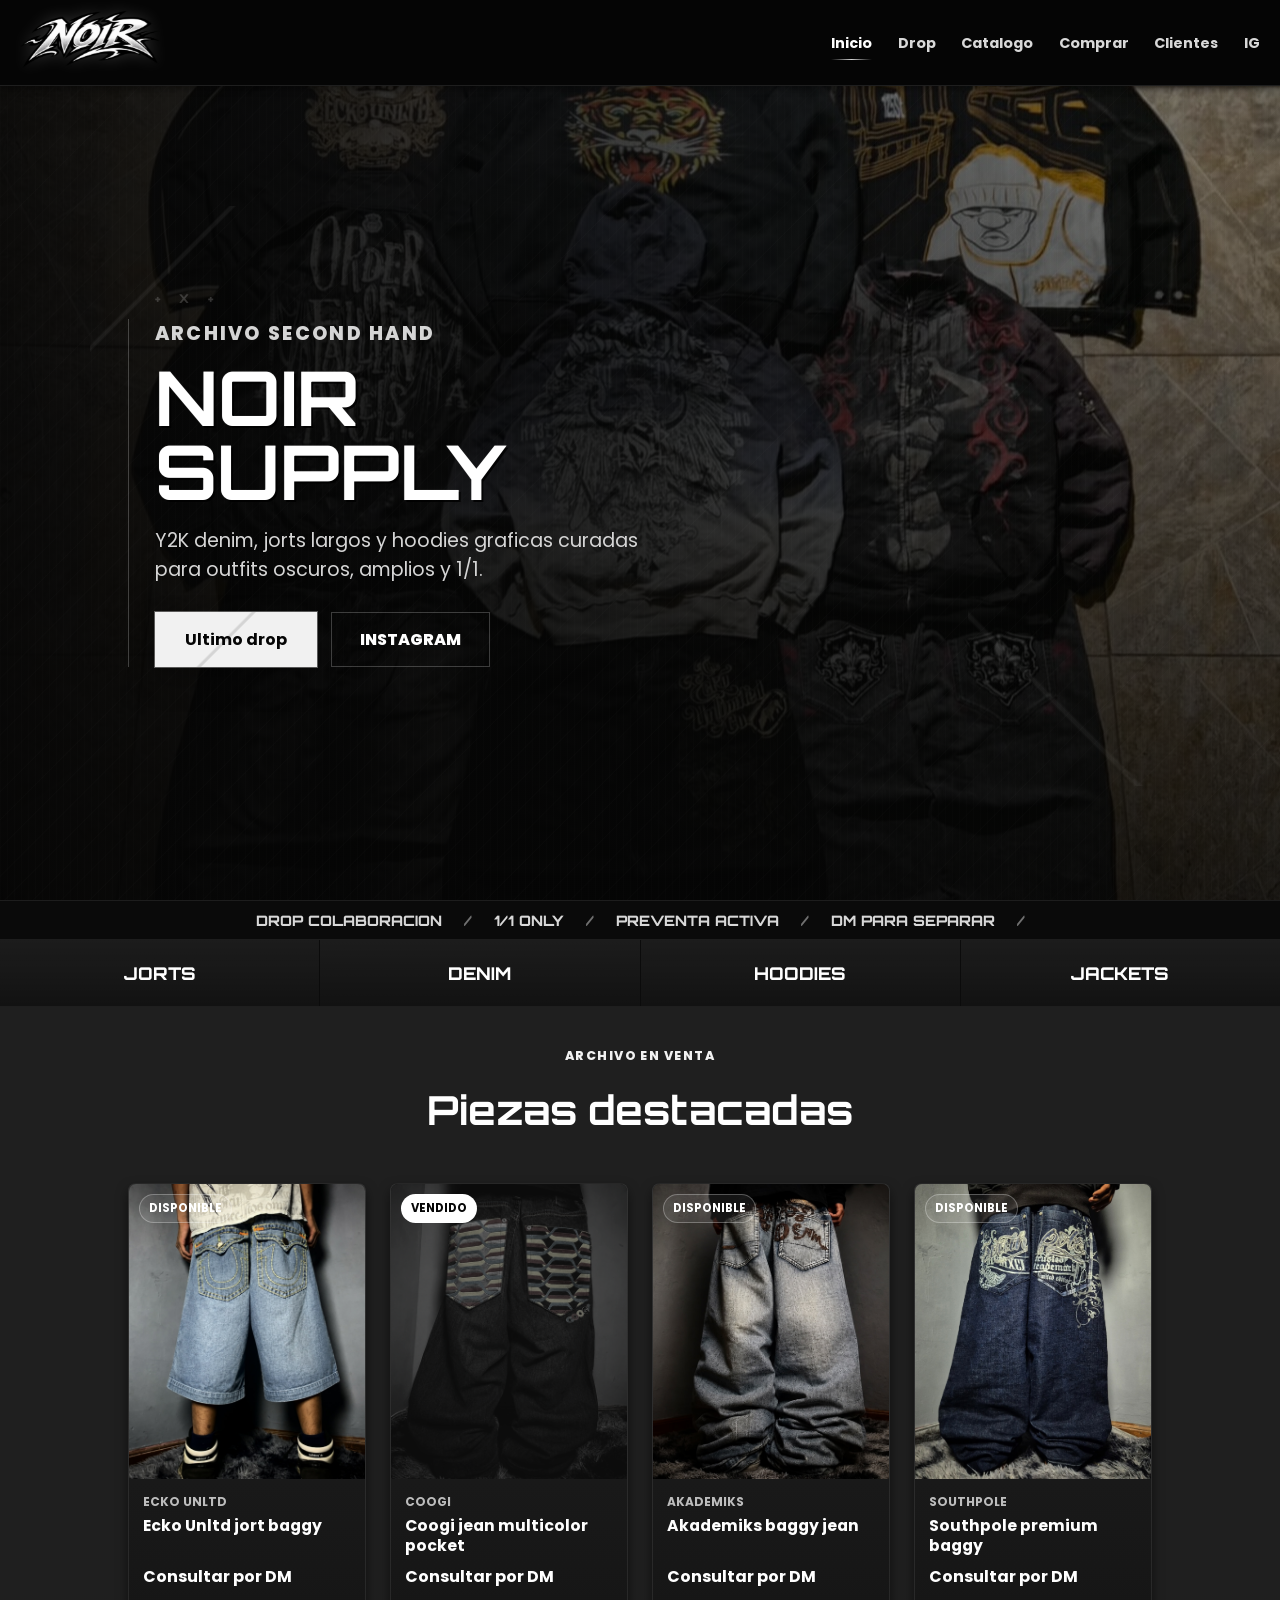
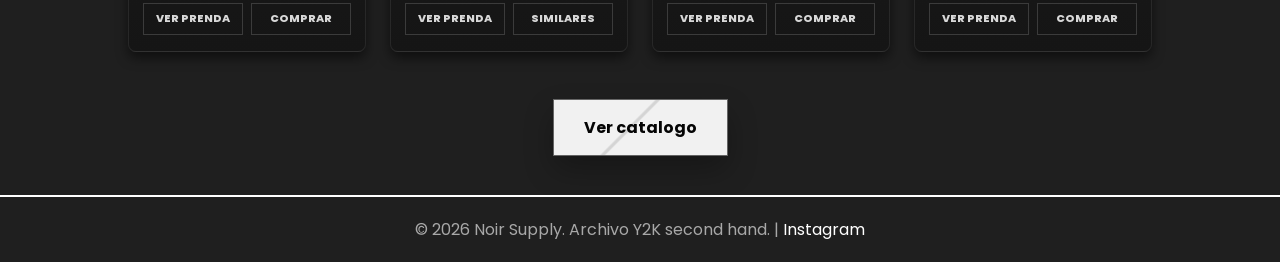
<file: index.html>
﻿<!DOCTYPE html>
<html lang="es">
<head>
  <meta charset="UTF-8">
  <meta name="viewport" content="width=device-width, initial-scale=1.0">
  <meta name="description" content="Noir Supply: archivo Y2K second hand con denim baggy, jorts, hoodies graficas y piezas 1/1 seleccionadas por Instagram.">
  <title>Noir Supply - Archivo Y2K Second Hand</title>
  <link href="https://fonts.googleapis.com/css2?family=Orbitron:wght@500;700&family=Poppins:wght@300;400;700&display=swap" rel="stylesheet">
  <link rel="stylesheet" href="styles_updated.css?v=checkout-v11">
  <link rel="icon" href="/img/icon.png" type="image/x-icon">
  <meta property="og:image" content="https://noirarchive.netlify.app/img/icon.png">
</head>
<body>
  <header>
    <div class="header-container">
      <a href="/index.html" aria-label="Logo Noir Supply">
        <img src="img/icon.png?v=noir-tribal-matte" alt="Logo de Noir Supply" class="logo">
      </a>
      <div class="title-container">
        <a href="/index.html">
          <span class="brand-name">Noir Supply</span>
          <p>Archivo Y2K / Second Hand</p>
        </a>
      </div>
      <button id="hamburger" aria-label="Abrir menú" aria-expanded="false" class="hamburger">☰</button>
    </div>
    <nav id="nav-menu" aria-label="Menú principal">
      <ul>
        <li><a href="/index.html">Inicio</a></li>
        <li><a href="/drop.html">Drop</a></li>
        <li><a href="/galeria.html">Catalogo</a></li>
        <li><a href="/compra.html">Comprar</a></li>
        <li><a href="/feedback.html">Clientes</a></li>
        <li><a href="https://instagram.com/noirsupply0" target="_blank" rel="noopener noreferrer">IG</a></li>
      </ul>
    </nav>
  </header>

  <main>
    <section class="hero fade-in">
      <div>
        <p class="hero-kicker">Archivo second hand</p>
        <h1>Noir<br>Supply</h1>
        <p>Y2K denim, jorts largos y hoodies graficas curadas para outfits oscuros, amplios y 1/1.</p>
        <div class="hero-actions">
          <a href="/drop.html" class="btn-ver-mas">Ultimo drop</a>
          <a href="https://instagram.com/noirsupply0" class="btn-secondary" target="_blank" rel="noopener noreferrer">Instagram</a>
        </div>
      </div>
    </section>

    <div class="drop-marquee" aria-label="Beneficios del drop">
      <span>Drop colaboracion</span>
      <span>1/1 only</span>
      <span>Preventa activa</span>
      <span>DM para separar</span>
    </div>

    <section class="shop-categories fade-in" aria-label="Categorias">
      <a href="/galeria.html">Jorts</a>
      <a href="/galeria.html">Denim</a>
      <a href="/galeria.html">Hoodies</a>
      <a href="/galeria.html">Jackets</a>
    </section>

    <section id="catalogo-previa" class="section fade-in">
      <p class="section-kicker">Archivo en venta</p>
      <h2><a href="/galeria.html">Piezas destacadas</a></h2>
      <div class="catalogo-previa" data-products-container data-limit="4"></div>
      <a href="/galeria.html" class="btn-ver-mas">Ver catalogo</a>
    </section>
  </main>

  <footer>
    <p>&copy; 2026 Noir Supply. Archivo Y2K second hand. |
      <a href="https://instagram.com/noirsupply0" target="_blank" rel="noopener noreferrer">Instagram</a>
    </p>
  </footer>
  <script src="script.js?v=checkout-v11"></script>
</body>
</html>
</file>
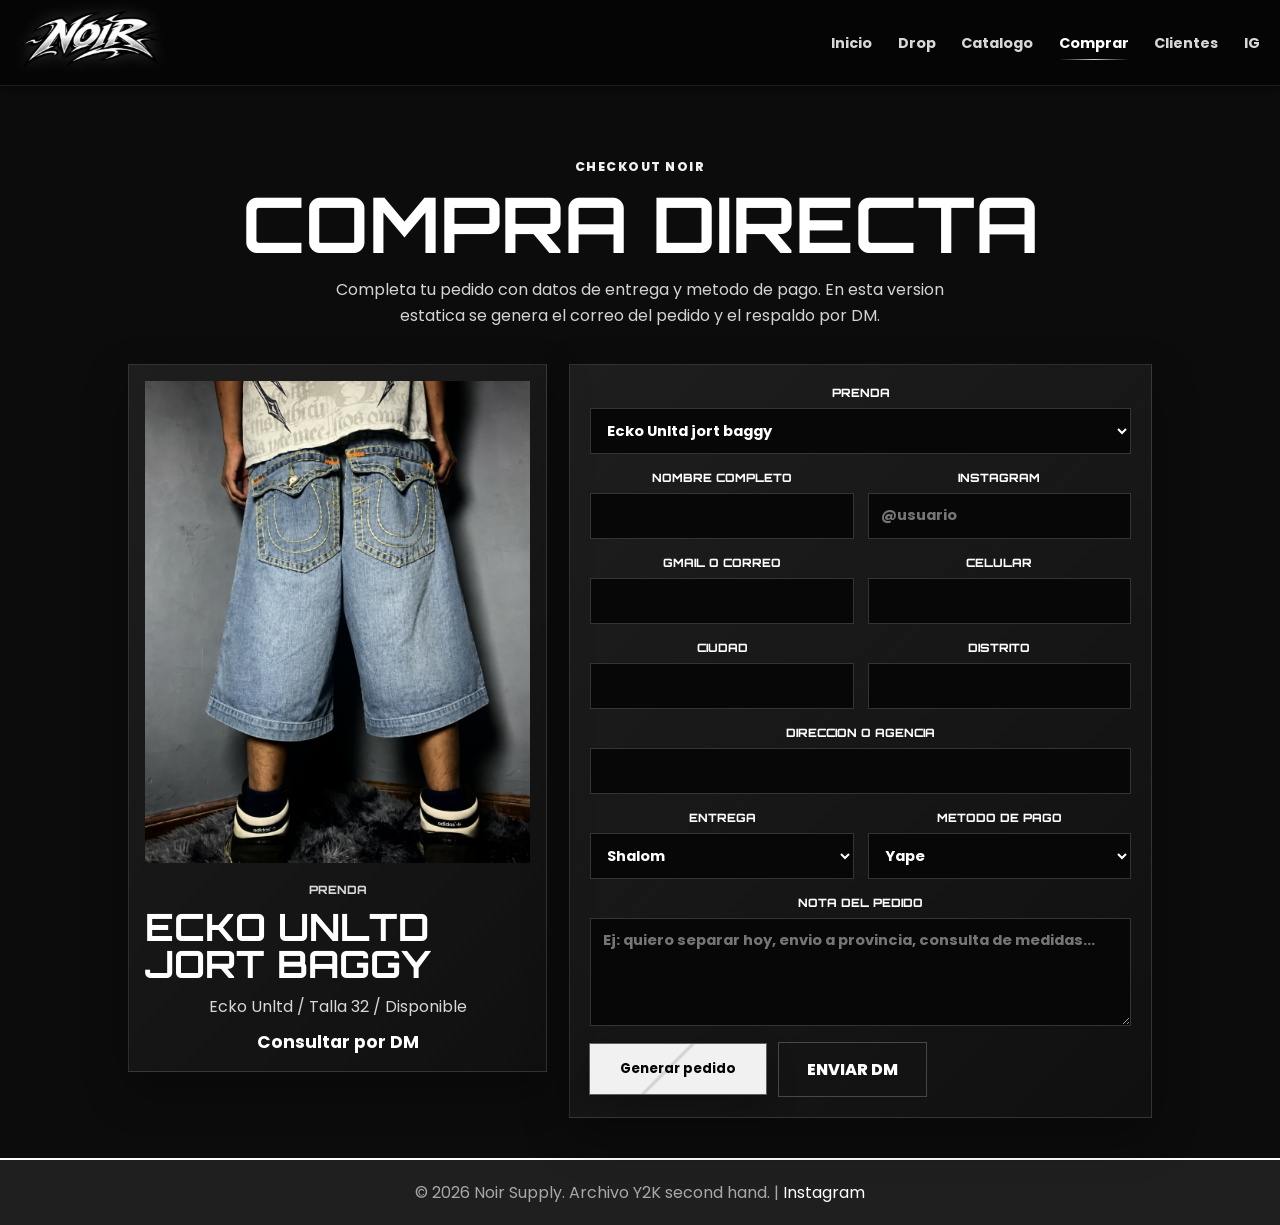
<file: compra.html>
<!DOCTYPE html>
<html lang="es">
<head>
  <meta charset="UTF-8">
  <meta name="viewport" content="width=device-width, initial-scale=1.0">
  <meta name="description" content="Compra piezas Noir Supply: confirma prenda, datos de entrega y metodo de pago.">
  <title>Comprar - Noir Supply</title>
  <link href="https://fonts.googleapis.com/css2?family=Orbitron:wght@500;700&family=Poppins:wght@300;400;700&display=swap" rel="stylesheet">
  <link rel="stylesheet" href="styles_updated.css?v=checkout-v11">
  <link rel="icon" href="/img/icon.png" type="image/x-icon">
  <meta property="og:image" content="https://noirarchive.netlify.app/img/icon.png">
</head>
<body>
  <header>
    <div class="header-container">
      <a href="/index.html" aria-label="Logo Noir Supply">
        <img src="img/icon.png?v=noir-tribal-matte" alt="Logo de Noir Supply" class="logo">
      </a>
      <div class="title-container">
        <a href="/index.html">
          <span class="brand-name">Noir Supply</span>
          <p>Archivo Y2K / Second Hand</p>
        </a>
      </div>
      <button id="hamburger" aria-label="Abrir menu" aria-expanded="false" class="hamburger">☰</button>
    </div>
    <nav id="nav-menu" aria-label="Menu principal">
      <ul>
        <li><a href="/index.html">Inicio</a></li>
        <li><a href="/drop.html">Drop</a></li>
        <li><a href="/galeria.html">Catalogo</a></li>
        <li><a href="/compra.html">Comprar</a></li>
        <li><a href="/feedback.html">Clientes</a></li>
        <li><a href="https://instagram.com/noirsupply0" target="_blank" rel="noopener noreferrer">IG</a></li>
      </ul>
    </nav>
  </header>

  <main>
    <section class="section checkout-page fade-in">
      <div class="checkout-heading">
        <p class="section-kicker">Checkout Noir</p>
        <h1>Compra directa</h1>
        <p>Completa tu pedido con datos de entrega y metodo de pago. En esta version estatica se genera el correo del pedido y el respaldo por DM.</p>
      </div>

      <div class="checkout-layout" id="checkout-page">
        <aside class="checkout-summary fade-in" aria-label="Resumen de pedido">
          <img id="checkout-product-image" src="/img/icon.png" alt="Prenda seleccionada">
          <div>
            <p class="checkout-label">Prenda</p>
            <h2 id="checkout-product-name">Selecciona una prenda</h2>
            <p id="checkout-product-meta">Talla y estado</p>
            <strong id="checkout-product-price">Precio por confirmar</strong>
          </div>
        </aside>

        <form class="checkout-form fade-in" id="checkout-form">
          <label>
            Prenda
            <select id="checkout-product-select" name="product" required></select>
          </label>

          <div class="checkout-grid">
            <label>
              Nombre completo
              <input type="text" name="name" autocomplete="name" required>
            </label>
            <label>
              Instagram
              <input type="text" name="instagram" placeholder="@usuario" required>
            </label>
          </div>

          <div class="checkout-grid">
            <label>
              Gmail o correo
              <input type="email" name="email" autocomplete="email" required>
            </label>
            <label>
              Celular
              <input type="tel" name="phone" autocomplete="tel" required>
            </label>
          </div>

          <div class="checkout-grid">
            <label>
              Ciudad
              <input type="text" name="city" autocomplete="address-level2" required>
            </label>
            <label>
              Distrito
              <input type="text" name="district" autocomplete="address-level3" required>
            </label>
          </div>

          <label>
            Direccion o agencia
            <input type="text" name="address" autocomplete="street-address" required>
          </label>

          <div class="checkout-grid">
            <label>
              Entrega
              <select name="delivery" required>
                <option value="Shalom">Shalom</option>
                <option value="Olva Courier">Olva Courier</option>
                <option value="Motorizado Lima">Motorizado Lima</option>
                <option value="Coordinar por DM">Coordinar por DM</option>
              </select>
            </label>
            <label>
              Metodo de pago
              <select name="payment" required>
                <option value="Yape">Yape</option>
                <option value="Plin">Plin</option>
                <option value="Transferencia BCP">Transferencia BCP</option>
                <option value="PayPal">PayPal</option>
              </select>
            </label>
          </div>

          <label>
            Nota del pedido
            <textarea name="notes" rows="4" placeholder="Ej: quiero separar hoy, envio a provincia, consulta de medidas..."></textarea>
          </label>

          <div class="checkout-actions">
            <button class="btn-ver-mas" type="submit" id="checkout-submit">Generar pedido</button>
            <a class="btn-secondary" href="https://ig.me/m/noirsupply0" target="_blank" rel="noopener noreferrer">Enviar DM</a>
          </div>
          <p class="checkout-status" id="checkout-status" hidden></p>
        </form>
      </div>
    </section>
  </main>

  <footer>
    <p>&copy; 2026 Noir Supply. Archivo Y2K second hand. |
      <a href="https://instagram.com/noirsupply0" target="_blank" rel="noopener noreferrer">Instagram</a>
    </p>
  </footer>
  <script src="script.js?v=checkout-v11"></script>
</body>
</html>
</file>
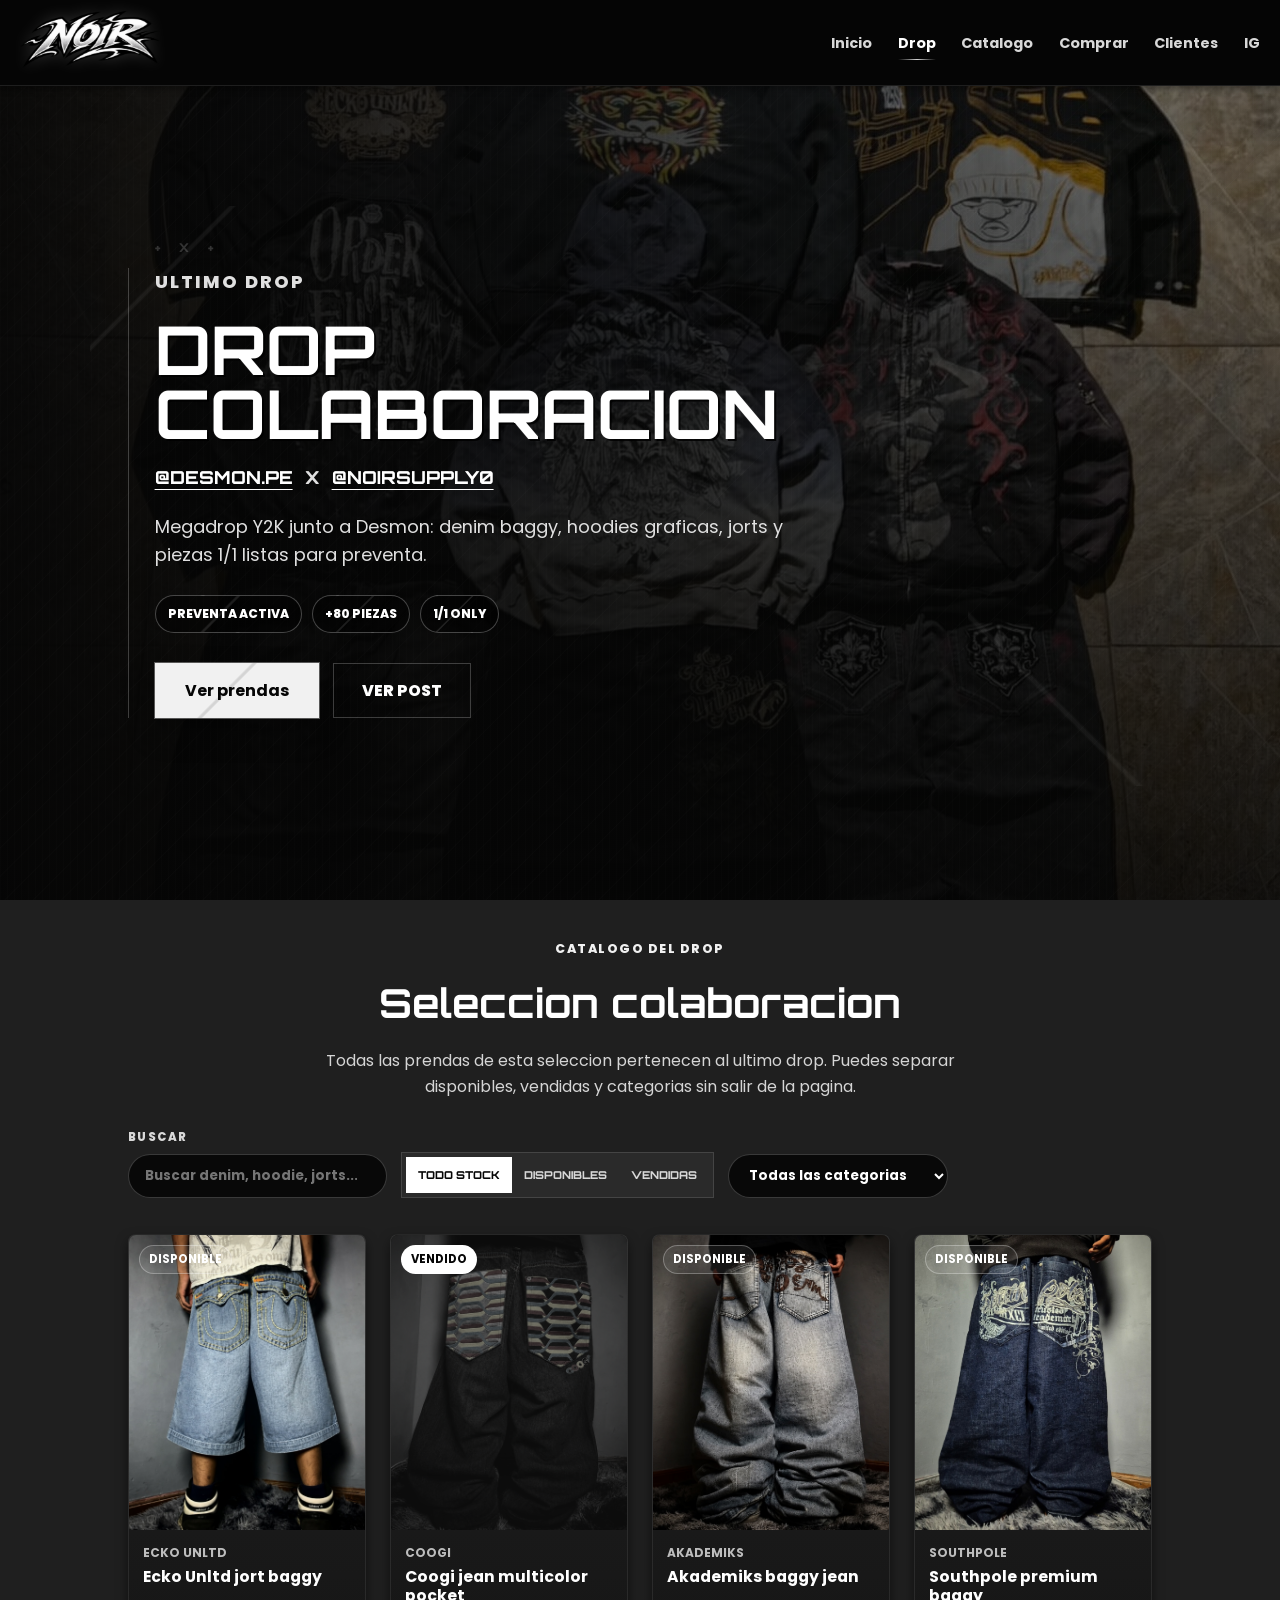
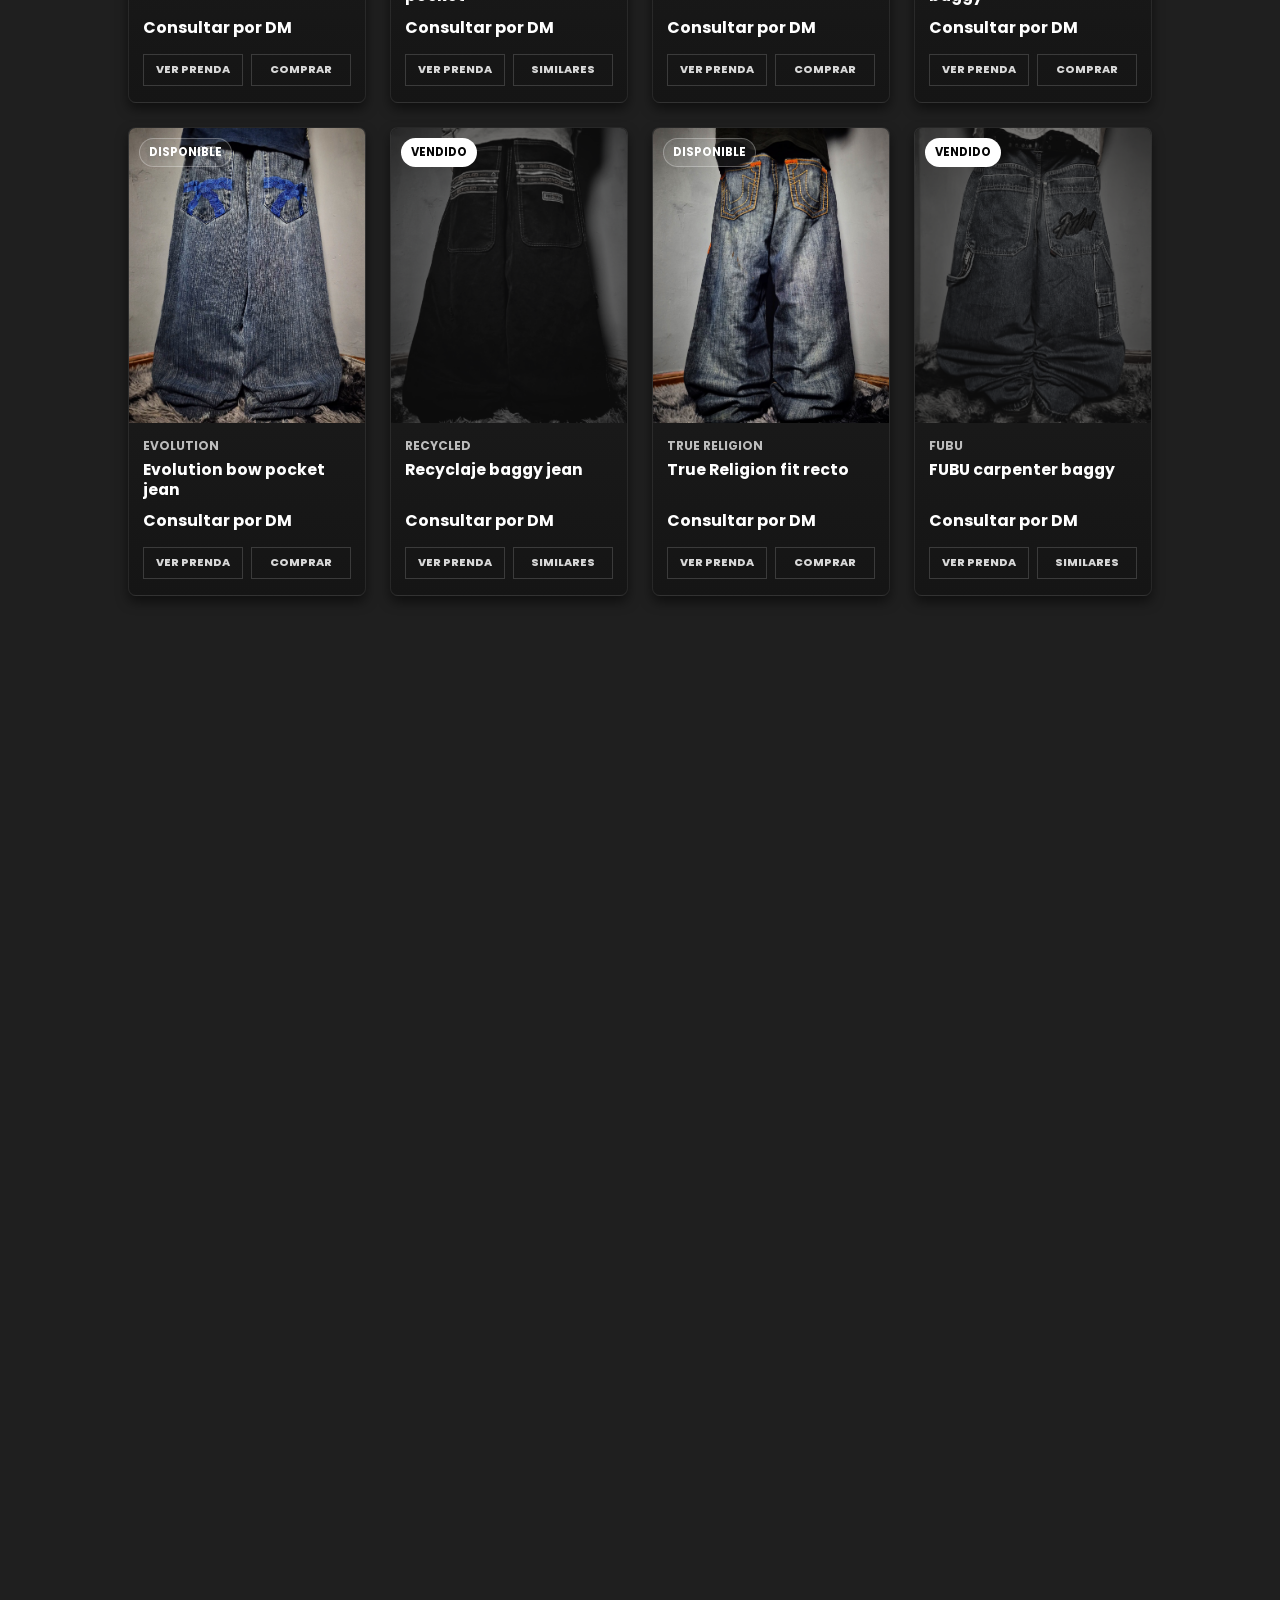
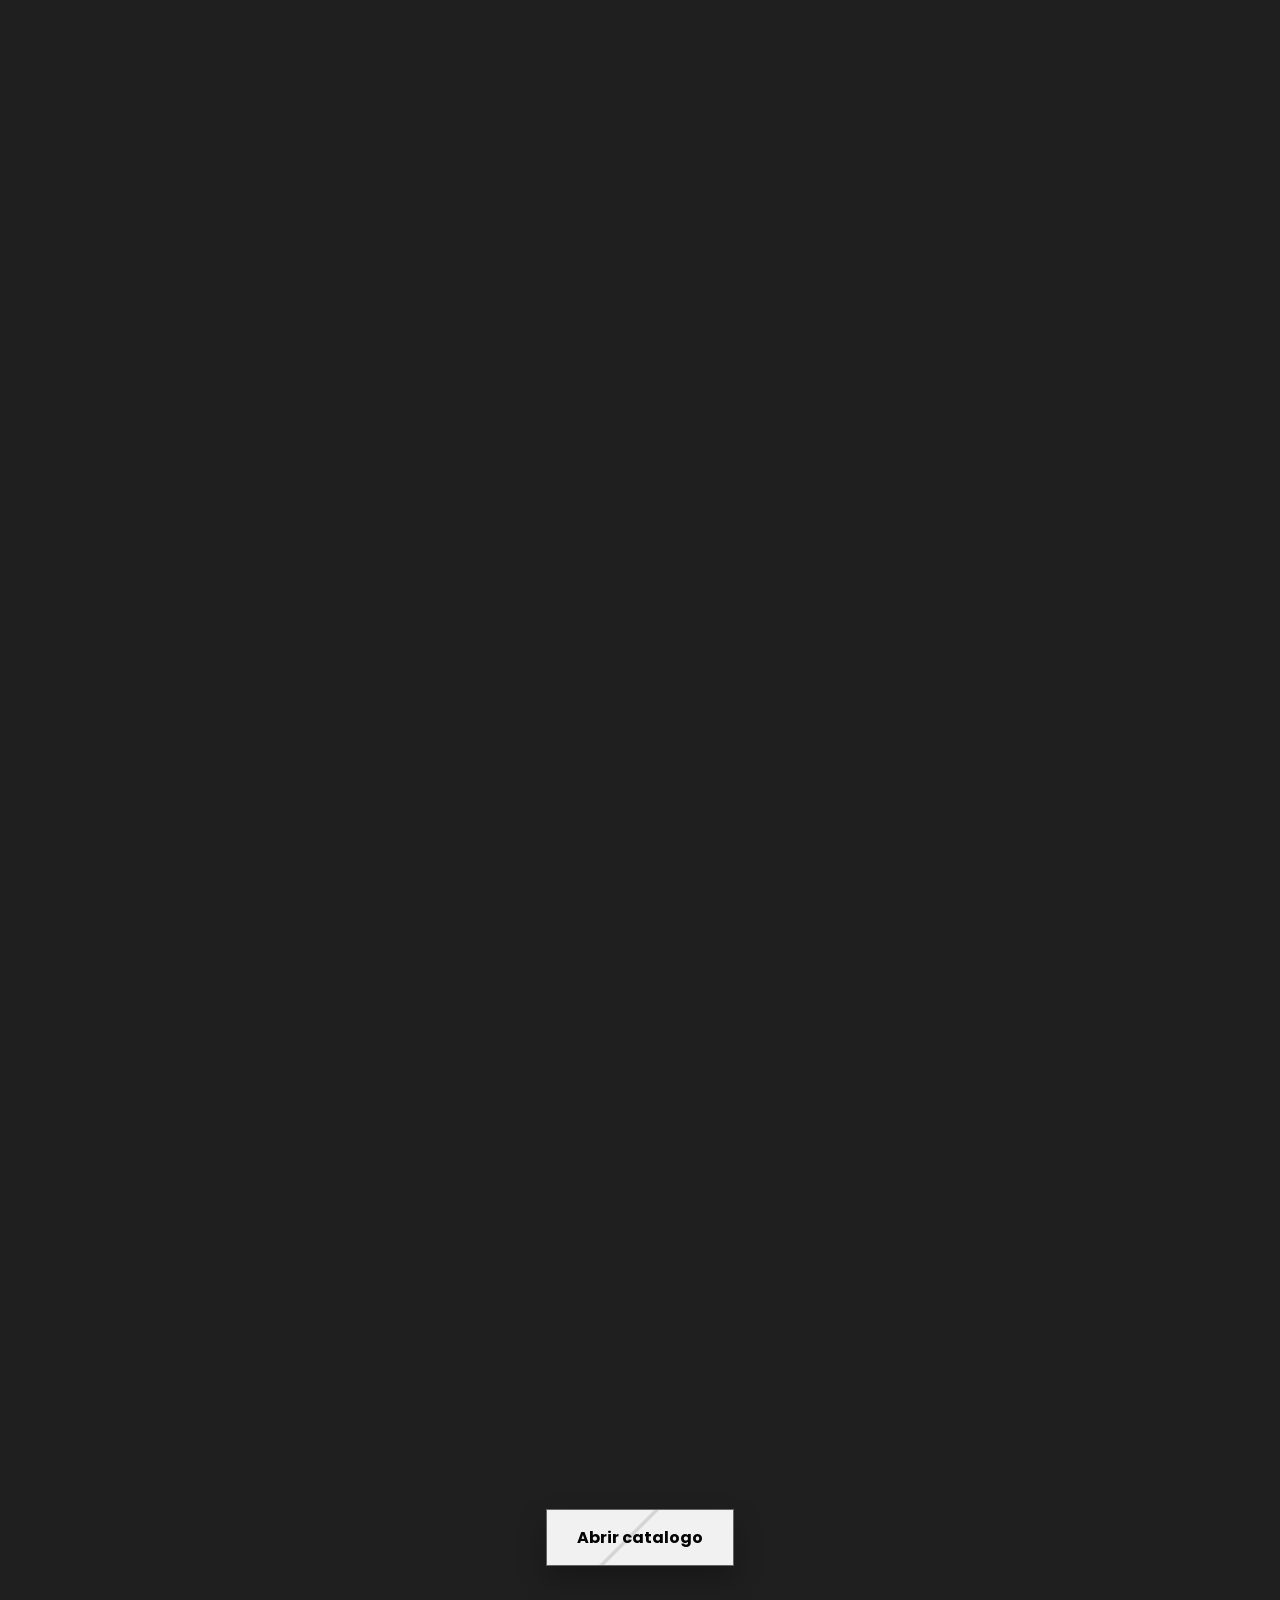
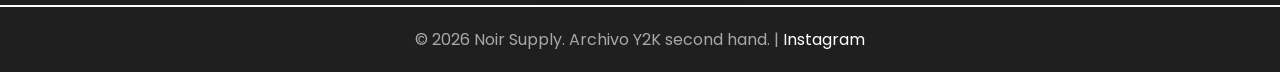
<file: drop.html>
﻿<!DOCTYPE html>
<html lang="es">
<head>
  <meta charset="UTF-8">
  <meta name="viewport" content="width=device-width, initial-scale=1.0">
  <meta name="description" content="Drop colaboracion de Noir Supply x Desmon.pe con piezas Y2K second hand, preventa activa y stock 1/1.">
  <title>Drop Colaboracion - Noir Supply</title>
  <link href="https://fonts.googleapis.com/css2?family=Orbitron:wght@500;700&family=Poppins:wght@300;400;700&display=swap" rel="stylesheet">
  <link rel="stylesheet" href="styles_updated.css?v=checkout-v11">
  <link rel="icon" href="/img/icon.png" type="image/x-icon">
  <meta property="og:image" content="https://noirarchive.netlify.app/img/icon.png">
</head>
<body>
  <header>
    <div class="header-container">
      <a href="/index.html" aria-label="Logo Noir Supply">
        <img src="img/icon.png?v=noir-tribal-matte" alt="Logo de Noir Supply" class="logo">
      </a>
      <div class="title-container">
        <a href="/index.html">
          <span class="brand-name">Noir Supply</span>
          <p>Archivo Y2K / Second Hand</p>
        </a>
      </div>
      <button id="hamburger" aria-label="Abrir menu" aria-expanded="false" class="hamburger">&#9776;</button>
    </div>
    <nav id="nav-menu" aria-label="Menu principal">
      <ul>
        <li><a href="/index.html">Inicio</a></li>
        <li><a href="/drop.html">Drop</a></li>
        <li><a href="/galeria.html">Catalogo</a></li>
        <li><a href="/compra.html">Comprar</a></li>
        <li><a href="/feedback.html">Clientes</a></li>
        <li><a href="https://instagram.com/noirsupply0" target="_blank" rel="noopener noreferrer">IG</a></li>
      </ul>
    </nav>
  </header>

  <main>
    <section class="drop-page fade-in">
      <div class="drop-page-copy">
        <p class="hero-kicker">Ultimo drop</p>
        <h1>Drop<br>colaboracion</h1>
        <p class="drop-collab">
          <a href="https://instagram.com/desmon.pe" target="_blank" rel="noopener noreferrer">@desmon.pe</a>
          x
          <a href="https://instagram.com/noirsupply0" target="_blank" rel="noopener noreferrer">@noirsupply0</a>
        </p>
        <p>Megadrop Y2K junto a Desmon: denim baggy, hoodies graficas, jorts y piezas 1/1 listas para preventa.</p>
        <div class="drop-stats" aria-label="Detalles del drop">
          <span>Preventa activa</span>
          <span>+80 piezas</span>
          <span>1/1 only</span>
        </div>
        <div class="hero-actions">
          <a href="#drop-catalogo" class="btn-ver-mas">Ver prendas</a>
          <a href="https://instagram.com/p/DXvAyvjEV_1/" class="btn-secondary" target="_blank" rel="noopener noreferrer">Ver post</a>
        </div>
      </div>
    </section>

    <section id="drop-catalogo" class="section fade-in">
      <p class="section-kicker">Catalogo del drop</p>
      <h2>Seleccion colaboracion</h2>
      <p class="catalog-intro">Todas las prendas de esta seleccion pertenecen al ultimo drop. Puedes separar disponibles, vendidas y categorias sin salir de la pagina.</p>
      <div class="catalog-tools" data-catalog-filters>
        <div class="catalog-search">
          <label for="drop-catalog-search">Buscar</label>
          <input id="drop-catalog-search" type="search" placeholder="Buscar denim, hoodie, jorts..." data-filter-search>
        </div>
        <div class="catalog-filter-group" aria-label="Estado de prendas">
          <a class="is-active" data-filter-status="all" href="/drop.html?v=catalog-live-v8#drop-catalogo">Todo stock</a>
          <a data-filter-status="available" href="/drop.html?v=catalog-live-v8&status=available#drop-catalogo">Disponibles</a>
          <a data-filter-status="sold" href="/drop.html?v=catalog-live-v8&status=sold#drop-catalogo">Vendidas</a>
        </div>
        <select aria-label="Filtrar por categoria" data-filter-category>
          <option value="all">Todas las categorias</option>
          <option value="jorts">Jorts</option>
          <option value="denim">Denim</option>
          <option value="hoodies">Hoodies</option>
          <option value="jackets">Jackets</option>
        </select>
      </div>
      <p class="catalog-empty" data-catalog-empty hidden>No hay prendas con esos filtros por ahora.</p>
      <div class="catalogo-previa drop-catalog-grid" data-products-container data-catalog-mode="drop" data-catalog-controls="true"></div>
      <a href="/galeria.html" class="btn-ver-mas">Abrir catalogo</a>
    </section>
  </main>

  <footer>
    <p>&copy; 2026 Noir Supply. Archivo Y2K second hand. |
      <a href="https://instagram.com/noirsupply0" target="_blank" rel="noopener noreferrer">Instagram</a>
    </p>
  </footer>
  <script src="script.js?v=checkout-v11"></script>
</body>
</html>
</file>
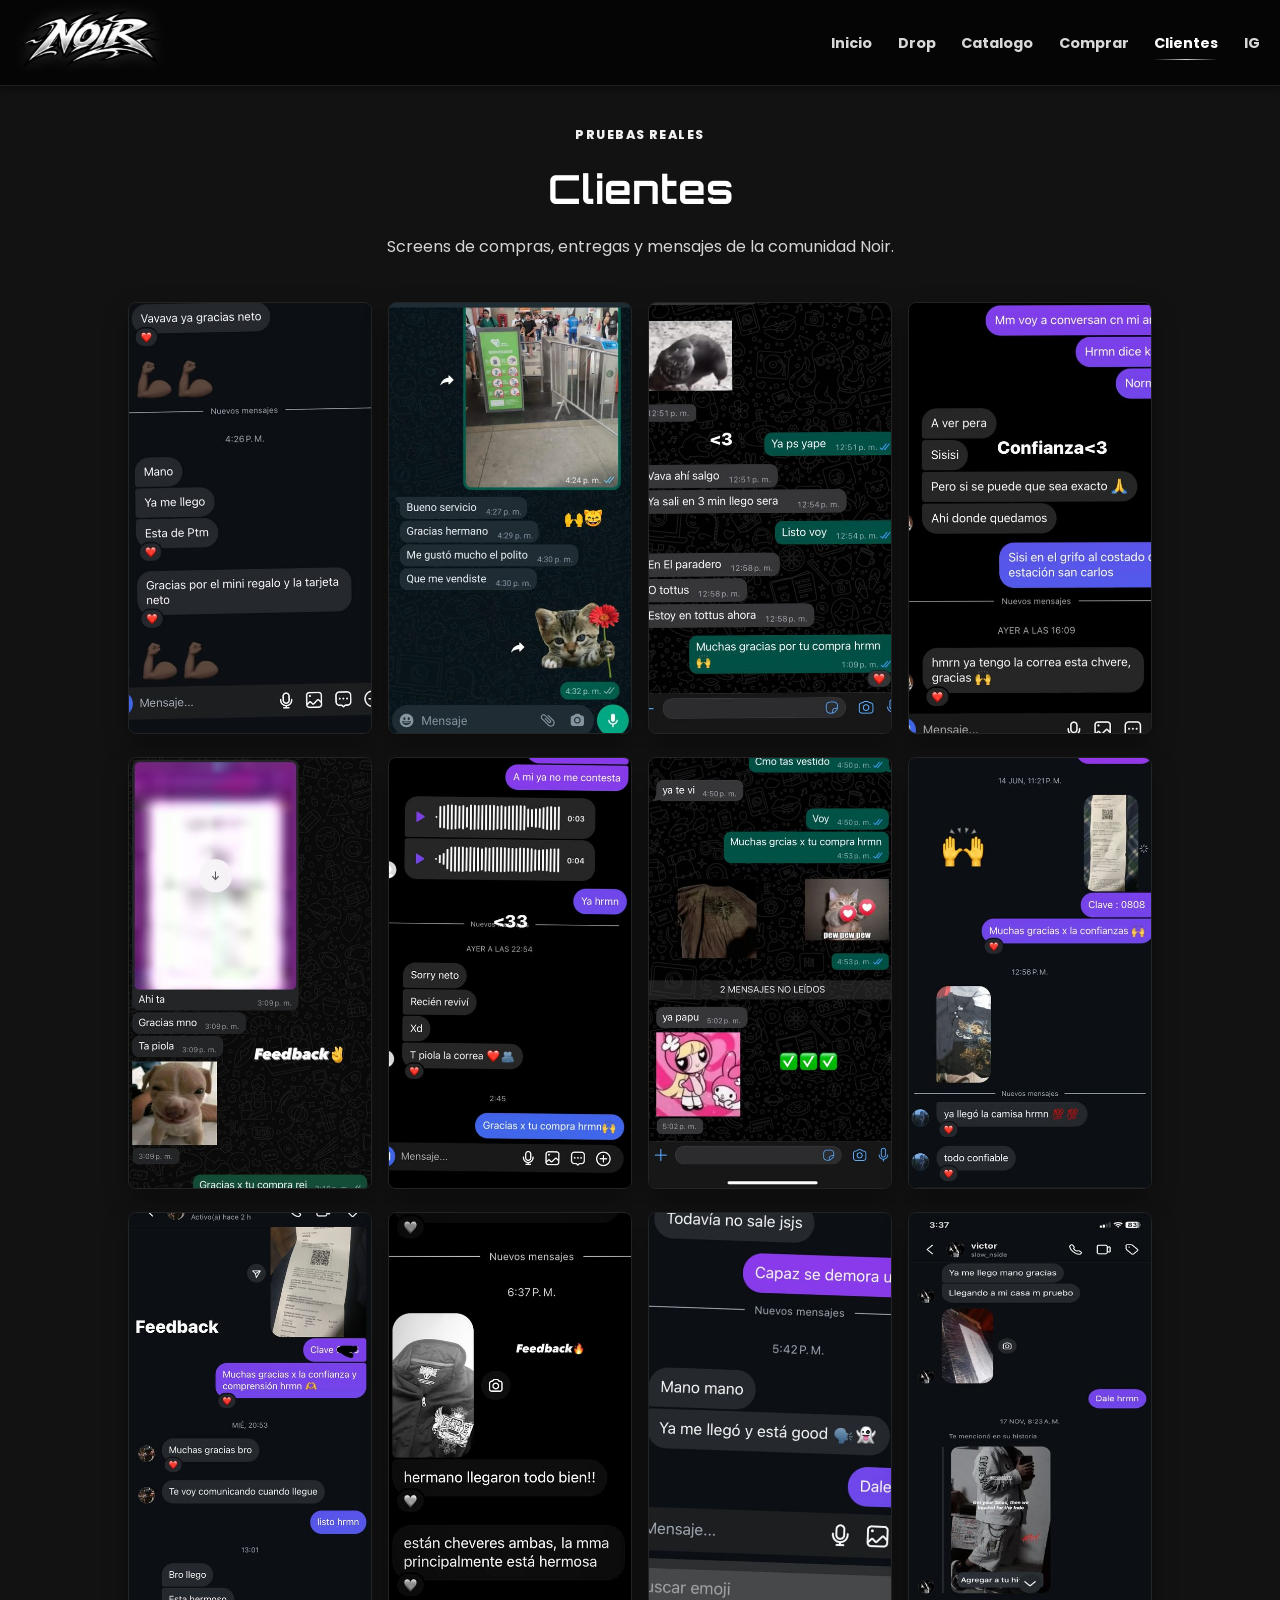
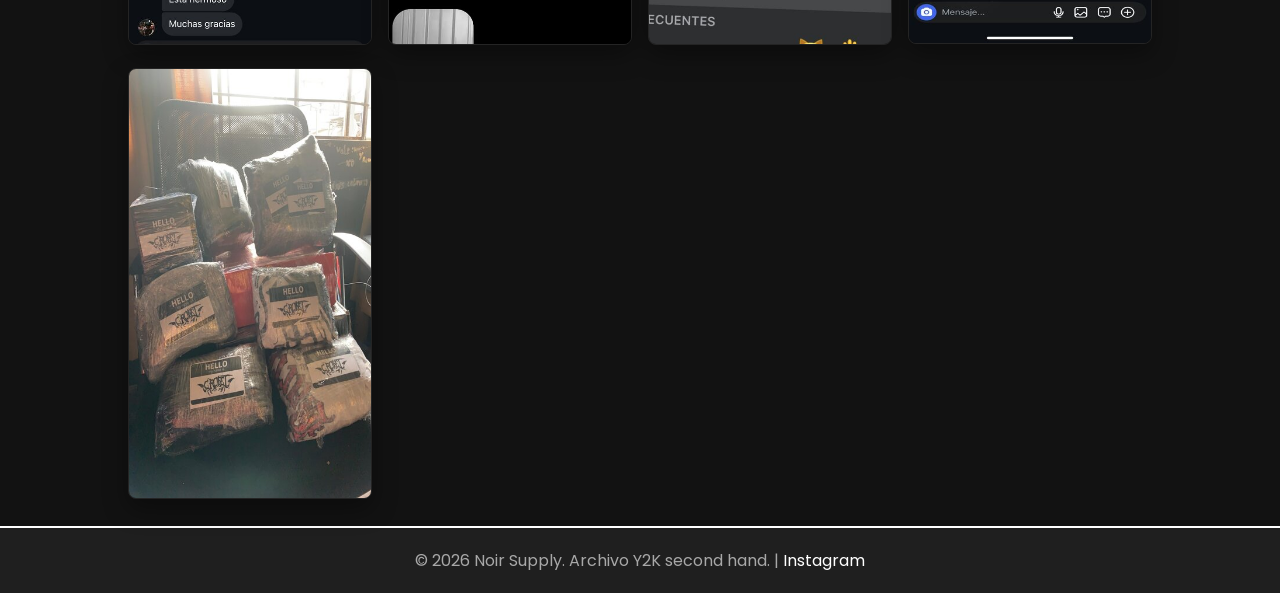
<file: feedback.html>
﻿<!DOCTYPE html>
<html lang="es">
<head>
  <meta charset="UTF-8">
  <meta name="viewport" content="width=device-width, initial-scale=1.0">
  <meta name="description" content="Clientes y feedback de Noir Supply. Compras reales de piezas Y2K second hand.">
  <title>Clientes - Noir Supply</title>
  <link href="https://fonts.googleapis.com/css2?family=Orbitron:wght@500;700&family=Poppins:wght@300;400;700&display=swap" rel="stylesheet">
  <link rel="stylesheet" href="styles_updated.css?v=checkout-v11">
  <link rel="icon" href="/img/icon.png" type="image/x-icon">
  <meta property="og:image" content="https://noirarchive.netlify.app/img/icon.png">
</head>
<body>
  <header>
    <div class="header-container">
      <a href="/index.html" aria-label="Logo Noir Supply">
        <img src="img/icon.png?v=noir-tribal-matte" alt="Logo de Noir Supply" class="logo">
      </a>
      <div class="title-container">
        <a href="/index.html">
          <span class="brand-name">Noir Supply</span>
          <p>Archivo Y2K / Second Hand</p>
        </a>
      </div>
      <button id="hamburger" aria-label="Abrir menú" aria-expanded="false" class="hamburger">☰</button>
    </div>
    <nav id="nav-menu" aria-label="Menú principal">
      <ul>
        <li><a href="/index.html">Inicio</a></li>
        <li><a href="/drop.html">Drop</a></li>
        <li><a href="/galeria.html">Catalogo</a></li>
        <li><a href="/compra.html">Comprar</a></li>
        <li><a href="/feedback.html">Clientes</a></li>
        <li><a href="https://instagram.com/noirsupply0" target="_blank" rel="noopener noreferrer">IG</a></li>
      </ul>
    </nav>
  </header>

  <main>
    <section id="feedback" class="section fade-in">
      <p class="section-kicker">Pruebas reales</p>
      <h1>Clientes</h1>
      <p class="catalog-intro">Screens de compras, entregas y mensajes de la comunidad Noir.</p>
      <div class="reseñas-container">
        <div class="reseña fade-in"><img src="/img/feedback/feedback1.jpg" alt="Reseña de cliente 1"></div>
        <div class="reseña fade-in"><img src="/img/feedback/feedback2.jpg" alt="Reseña de cliente 2"></div>
        <div class="reseña fade-in"><img src="/img/feedback/feedback3.jpg" alt="Reseña de cliente 3"></div>
        <div class="reseña fade-in"><img src="/img/feedback/feedback4.jpg" alt="Reseña de cliente 4"></div>
        <div class="reseña fade-in"><img src="/img/feedback/feedback5.jpg" alt="Reseña de cliente 5"></div>
        <div class="reseña fade-in"><img src="/img/feedback/feedback6.jpg" alt="Reseña de cliente 6"></div>
        <div class="reseña fade-in"><img src="/img/feedback/feedback7.jpg" alt="Reseña de cliente 7"></div>
        <div class="reseña fade-in"><img src="/img/feedback/feedback8.jpg" alt="Reseña de cliente 8"></div>
        <div class="reseña fade-in"><img src="/img/feedback/feedback9.jpg" alt="Reseña de cliente 9"></div>
        <div class="reseña fade-in"><img src="/img/feedback/feedback10.jpg" alt="Reseña de cliente 10"></div>
        <div class="reseña fade-in"><img src="/img/feedback/feedback11.jpg" alt="Reseña de cliente 11"></div>
        <div class="reseña fade-in"><img src="/img/feedback/feedback12.jpg" alt="Reseña de cliente 12"></div>
        <div class="reseña fade-in"><img src="/img/feedback/feedback13.jpg" alt="Reseña de cliente 13"></div>
      </div>
    </section>
  </main>

  <footer>
    <p>&copy; 2026 Noir Supply. Archivo Y2K second hand. |
      <a href="https://instagram.com/noirsupply0" target="_blank" rel="noopener noreferrer">Instagram</a>
    </p>
  </footer>
  <script src="script.js?v=checkout-v11"></script>
</body>
</html>
</file>
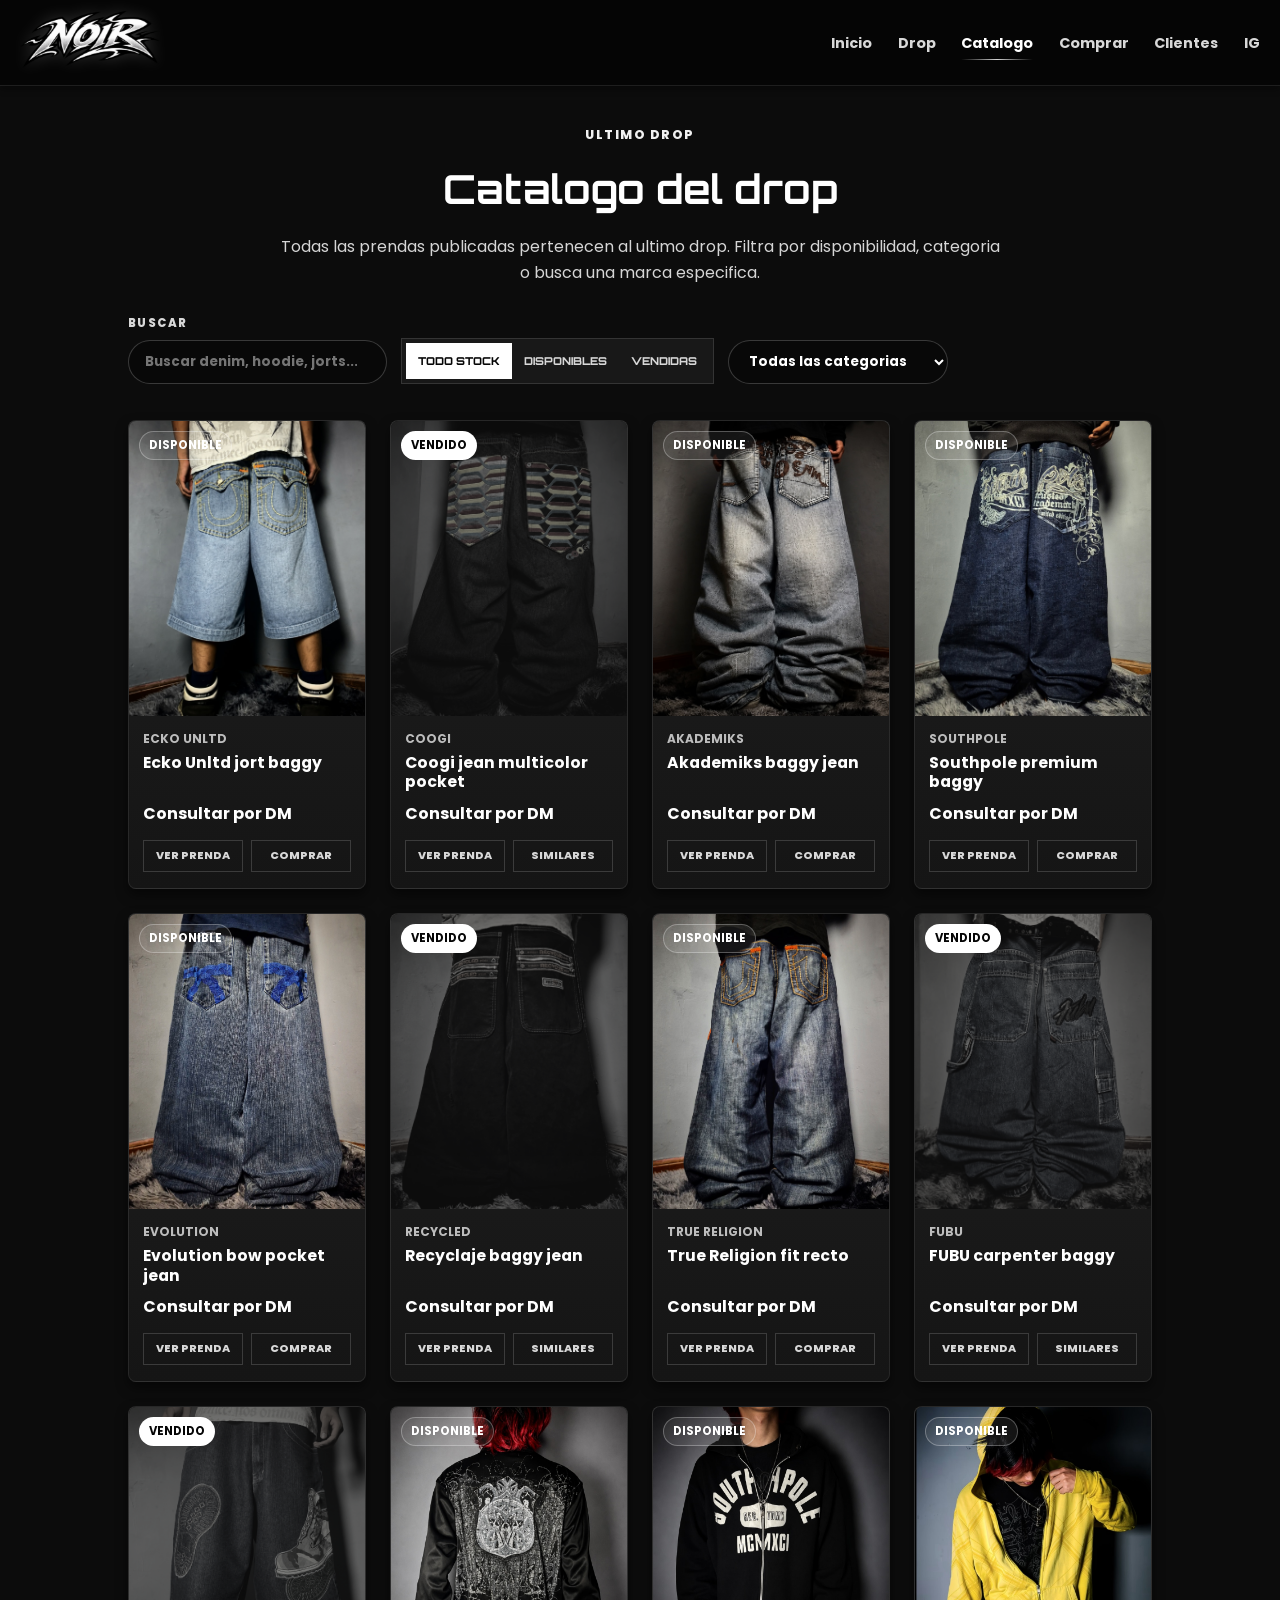
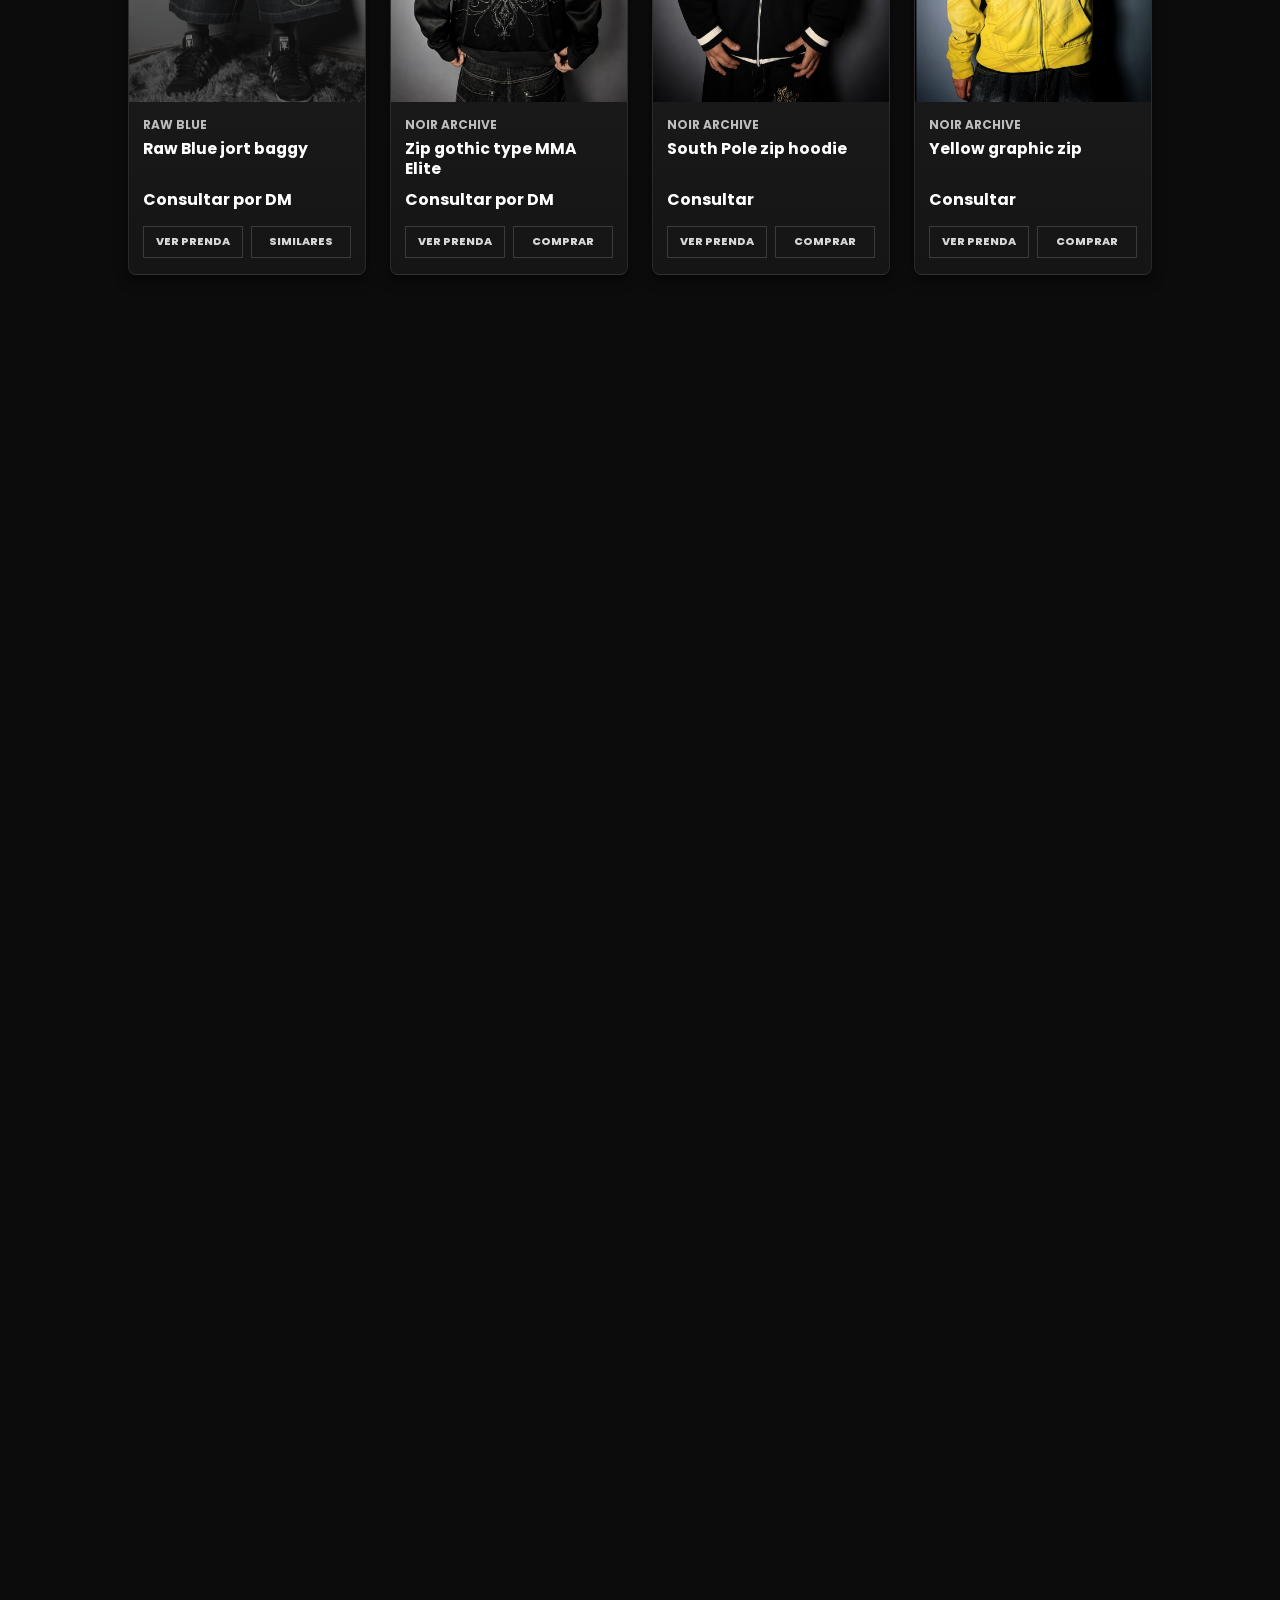
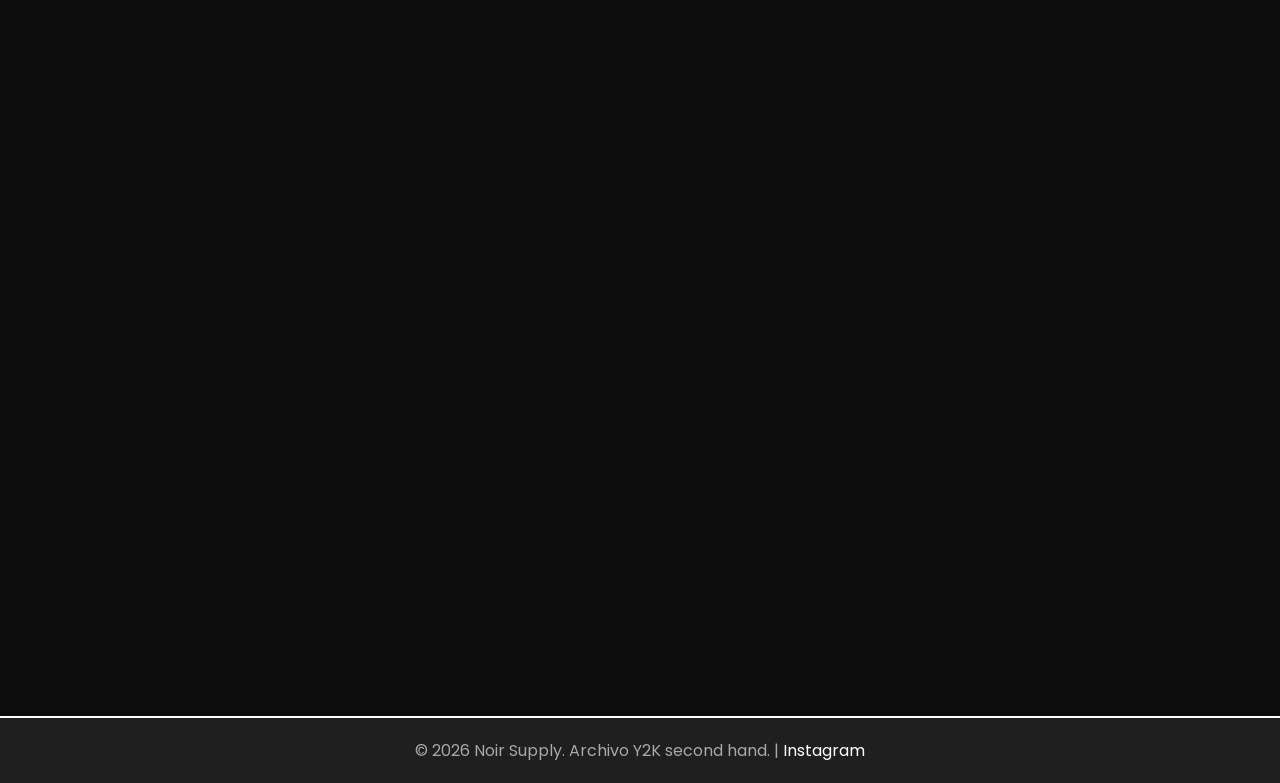
<file: galeria.html>
﻿<!DOCTYPE html>
<html lang="es">
<head>
  <meta charset="UTF-8">
  <meta name="viewport" content="width=device-width, initial-scale=1.0">
  <meta name="description" content="Catalogo de Noir Supply: denim baggy, jorts, hoodies y piezas Y2K second hand.">
  <title>Catalogo - Noir Supply</title>
  <link href="https://fonts.googleapis.com/css2?family=Orbitron:wght@500;700&family=Poppins:wght@300;400;700&display=swap" rel="stylesheet">
  <link rel="stylesheet" href="styles_updated.css?v=checkout-v11">
  <link rel="icon" href="/img/icon.png" type="image/x-icon">
  <meta property="og:image" content="https://noirarchive.netlify.app/img/icon.png">
</head>
<body>
  <header>
    <div class="header-container">
      <a href="/index.html" aria-label="Logo Noir Supply">
        <img src="img/icon.png?v=noir-tribal-matte" alt="Logo de Noir Supply" class="logo">
      </a>
      <div class="title-container">
        <a href="/index.html">
          <span class="brand-name">Noir Supply</span>
          <p>Archivo Y2K / Second Hand</p>
        </a>
      </div>
      <button id="hamburger" aria-label="Abrir menú" aria-expanded="false" class="hamburger">☰</button>
    </div>
    <nav id="nav-menu" aria-label="Menú principal">
      <ul>
        <li><a href="/index.html">Inicio</a></li>
        <li><a href="/drop.html">Drop</a></li>
        <li><a href="/galeria.html">Catalogo</a></li>
        <li><a href="/compra.html">Comprar</a></li>
        <li><a href="/feedback.html">Clientes</a></li>
        <li><a href="https://instagram.com/noirsupply0" target="_blank" rel="noopener noreferrer">IG</a></li>
      </ul>
    </nav>
  </header>

  <main>
    <section id="catalogo-previa" class="section fade-in contenido">
      <p class="section-kicker">Ultimo drop</p>
      <h1>Catalogo del drop</h1>
      <p class="catalog-intro">Todas las prendas publicadas pertenecen al ultimo drop. Filtra por disponibilidad, categoria o busca una marca especifica.</p>
      <div class="catalog-tools" data-catalog-filters>
        <div class="catalog-search">
          <label for="catalog-search">Buscar</label>
          <input id="catalog-search" type="search" placeholder="Buscar denim, hoodie, jorts..." data-filter-search>
        </div>
        <div class="catalog-filter-group" aria-label="Estado de prendas">
          <a class="is-active" data-filter-status="all" href="/galeria.html?v=catalog-live-v8">Todo stock</a>
          <a data-filter-status="available" href="/galeria.html?v=catalog-live-v8&status=available">Disponibles</a>
          <a data-filter-status="sold" href="/galeria.html?v=catalog-live-v8&status=sold">Vendidas</a>
        </div>
        <select aria-label="Filtrar por categoria" data-filter-category>
          <option value="all">Todas las categorias</option>
          <option value="jorts">Jorts</option>
          <option value="denim">Denim</option>
          <option value="hoodies">Hoodies</option>
          <option value="jackets">Jackets</option>
        </select>
      </div>
      <p class="catalog-empty" data-catalog-empty hidden>No hay prendas con esos filtros por ahora.</p>
      <div class="catalogo-previa" data-products-container data-catalog-controls="true"></div>
    </section>
  </main>

  <footer>
    <p>&copy; 2026 Noir Supply. Archivo Y2K second hand. |
      <a href="https://instagram.com/noirsupply0" target="_blank" rel="noopener noreferrer">Instagram</a>
    </p>
  </footer>
  <script src="script.js?v=checkout-v11"></script>
</body>
</html>
</file>
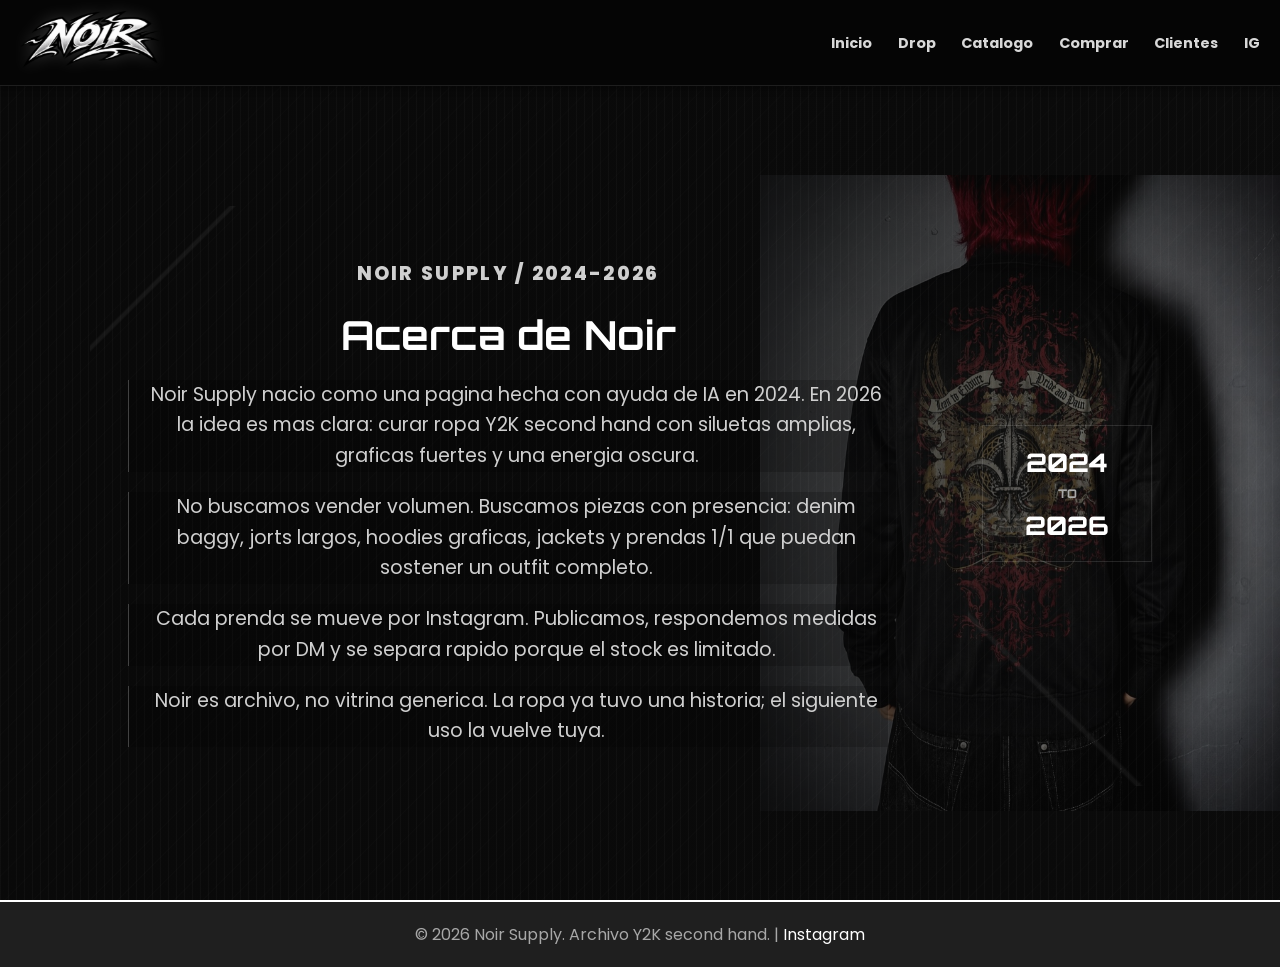
<file: nosotros.html>
﻿<!DOCTYPE html>
<html lang="es">
<head>
  <meta charset="UTF-8">
  <meta name="viewport" content="width=device-width, initial-scale=1.0">
  <meta name="description" content="Historia de Noir Supply: una curaduria Y2K second hand nacida en 2024 y renovada en 2026 como archivo oscuro de piezas 1/1.">
  <title>Historia - Noir Supply</title>
  <link href="https://fonts.googleapis.com/css2?family=Orbitron:wght@500;700&family=Poppins:wght@300;400;700&display=swap" rel="stylesheet">
  <link rel="stylesheet" href="styles_updated.css?v=checkout-v11">
  <link rel="icon" href="/img/icon.png" type="image/x-icon">
  <meta property="og:image" content="https://noirarchive.netlify.app/img/icon.png">
</head>
<body>
  <header>
    <div class="header-container">
      <a href="/index.html" aria-label="Logo Noir Supply">
        <img src="img/icon.png?v=noir-tribal-matte" alt="Logo de Noir Supply" class="logo">
      </a>
      <div class="title-container">
        <a href="/index.html">
          <span class="brand-name">Noir Supply</span>
          <p>Archivo Y2K / Second Hand</p>
        </a>
      </div>
      <button id="hamburger" aria-label="Abrir menú" aria-expanded="false" class="hamburger">☰</button>
    </div>
    <nav id="nav-menu" aria-label="Menú principal">
      <ul>
        <li><a href="/index.html">Inicio</a></li>
        <li><a href="/drop.html">Drop</a></li>
        <li><a href="/galeria.html">Catalogo</a></li>
        <li><a href="/compra.html">Comprar</a></li>
        <li><a href="/feedback.html">Clientes</a></li>
        <li><a href="https://instagram.com/noirsupply0" target="_blank" rel="noopener noreferrer">IG</a></li>
      </ul>
    </nav>
  </header>

  <main>
    <section id="historia" class="section story-page fade-in">
      <div class="story-copy">
      <p class="section-kicker fade-in">Noir Supply / 2024-2026</p>
      <h1 class="fade-in">Acerca de Noir</h1>
      <p class="fade-in">Noir Supply nacio como una pagina hecha con ayuda de IA en 2024. En 2026 la idea es mas clara: curar ropa Y2K second hand con siluetas amplias, graficas fuertes y una energia oscura.</p>
      <p class="fade-in">No buscamos vender volumen. Buscamos piezas con presencia: denim baggy, jorts largos, hoodies graficas, jackets y prendas 1/1 que puedan sostener un outfit completo.</p>
      <p class="fade-in">Cada prenda se mueve por Instagram. Publicamos, respondemos medidas por DM y se separa rapido porque el stock es limitado.</p>
      <p class="fade-in">Noir es archivo, no vitrina generica. La ropa ya tuvo una historia; el siguiente uso la vuelve tuya.</p>
      </div>
      <div class="story-stamp fade-in" aria-hidden="true">
        <span>2024</span>
        <span>to</span>
        <span>2026</span>
      </div>
    </section>
  </main>

  <footer>
    <p>&copy; 2026 Noir Supply. Archivo Y2K second hand. |
      <a href="https://instagram.com/noirsupply0" target="_blank" rel="noopener noreferrer">Instagram</a>
    </p>
  </footer>
  <script src="script.js?v=checkout-v11"></script>
</body>
</html>
</file>
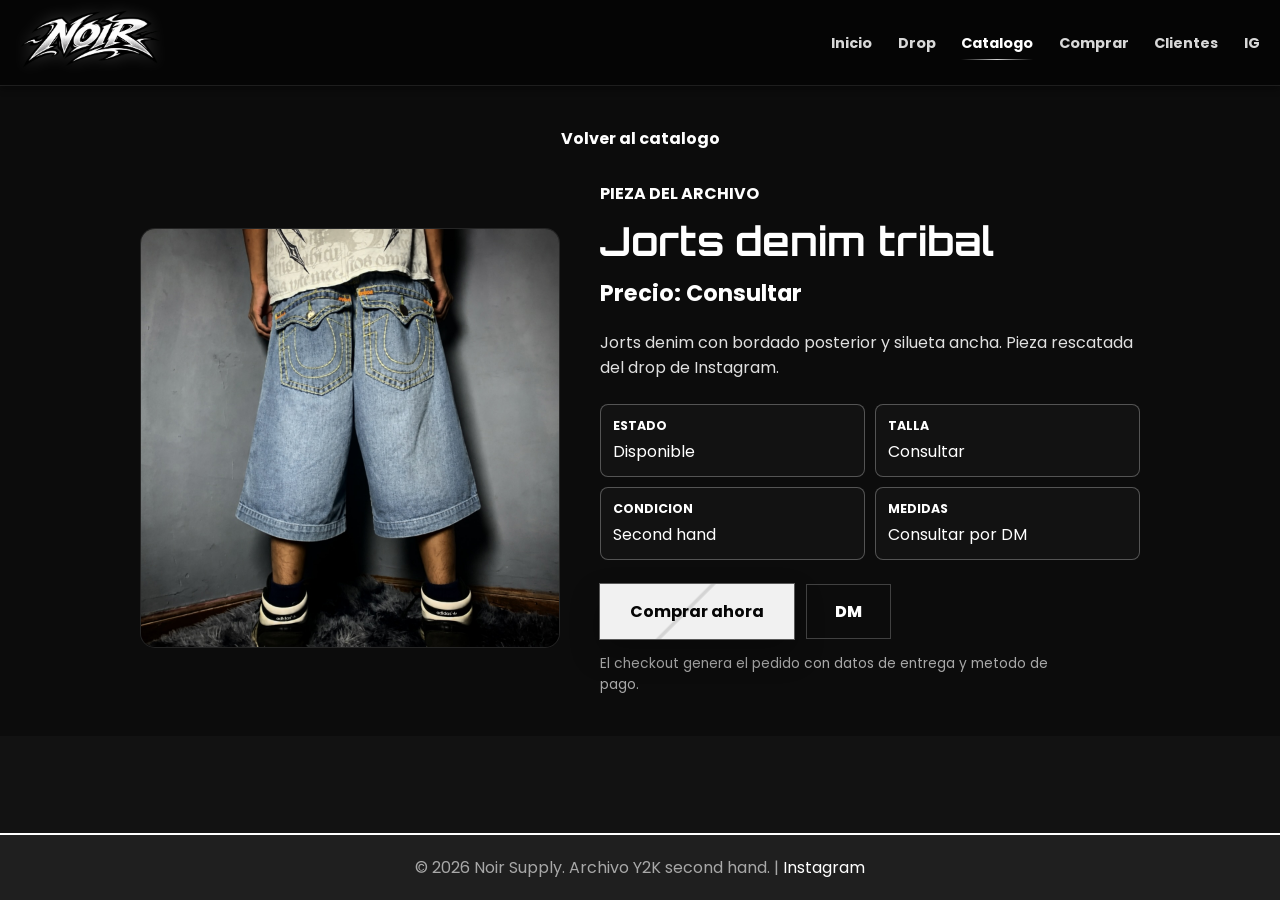
<file: producto.html>
﻿<!DOCTYPE html>
<html lang="es">
<head>
  <meta charset="UTF-8">
  <meta name="viewport" content="width=device-width, initial-scale=1.0">
  <meta name="description" content="Detalle de producto de Noir Supply: ropa vintage Y2K second hand.">
  <title>Producto - Noir Supply</title>
  <link href="https://fonts.googleapis.com/css2?family=Orbitron:wght@500;700&family=Poppins:wght@300;400;700&display=swap" rel="stylesheet">
  <link rel="stylesheet" href="styles_updated.css?v=checkout-v11">
  <link rel="icon" href="/img/icon.png" type="image/x-icon">
  <meta property="og:image" content="https://noirarchive.netlify.app/img/icon.png">
</head>
<body>
  <header>
    <div class="header-container">
      <a href="/index.html" aria-label="Logo Noir Supply">
        <img src="img/icon.png?v=noir-tribal-matte" alt="Logo de Noir Supply" class="logo">
      </a>
      <div class="title-container">
        <a href="/index.html">
          <span class="brand-name">Noir Supply</span>
          <p>Archivo Y2K / Second Hand</p>
        </a>
      </div>
      <button id="hamburger" aria-label="Abrir menu" aria-expanded="false" class="hamburger">☰</button>
    </div>
    <nav id="nav-menu" aria-label="Menu principal">
      <ul>
        <li><a href="/index.html">Inicio</a></li>
        <li><a href="/drop.html">Drop</a></li>
        <li><a href="/galeria.html">Catalogo</a></li>
        <li><a href="/compra.html">Comprar</a></li>
        <li><a href="/feedback.html">Clientes</a></li>
        <li><a href="https://instagram.com/noirsupply0" target="_blank" rel="noopener noreferrer">IG</a></li>
      </ul>
    </nav>
  </header>

  <main>
    <section class="section product-detail fade-in">
      <a class="back-link fade-in" href="/galeria.html">Volver al catalogo</a>
      <div class="product-layout" id="product-detail">
        <div class="product-media fade-in">
          <img id="product-image" src="/img/prendas/producto1.jpg" alt="Producto Noir Supply">
        </div>
        <div class="product-info fade-in">
          <p class="product-kicker">Pieza del archivo</p>
          <h1 id="product-name">Producto</h1>
          <p id="product-price" class="product-price">Precio: S/0</p>
          <p id="product-description">Prenda second hand seleccionada por Noir Supply.</p>
          <dl class="product-meta">
            <div>
              <dt>Estado</dt>
              <dd id="product-status">Disponible</dd>
            </div>
            <div>
              <dt>Talla</dt>
              <dd id="product-size">Consultar</dd>
            </div>
            <div>
              <dt>Condicion</dt>
              <dd id="product-condition">Second hand</dd>
            </div>
            <div>
              <dt>Medidas</dt>
              <dd id="product-measures">Consultar por DM</dd>
            </div>
          </dl>
          <div class="product-actions">
            <a id="product-contact" class="btn-ver-mas" href="https://ig.me/m/noirsupply0">Comprar</a>
            <a class="btn-secondary" href="https://ig.me/m/noirsupply0" target="_blank" rel="noopener noreferrer">DM</a>
          </div>
          <p class="product-note">El checkout genera el pedido con datos de entrega y metodo de pago.</p>
        </div>
      </div>
    </section>
  </main>

  <footer>
    <p>&copy; 2026 Noir Supply. Archivo Y2K second hand. |
      <a href="https://instagram.com/noirsupply0" target="_blank" rel="noopener noreferrer">Instagram</a>
    </p>
  </footer>
  <script src="script.js?v=checkout-v11"></script>
</body>
</html>
</file>
<file: styles_updated.css>
/* General */
body {
  font-family: 'Poppins', sans-serif;
  margin: 0;
  padding: 0;
  background-color: #121212; /* Fondo oscuro */
  color: #e0e0e0;
}

/* Encabezado */
header {
  color: white;
  text-align: center;
  z-index: 1000;
  display: flex;
  justify-content: space-between;
  align-items: center;
  box-shadow: 0px 4px 6px rgba(0, 0, 0, 0.3);
  margin: 0;
  padding: 15px 20px; /* Asegura un espacio interno suficiente */
  background-color: #1f1f1f; /* Fondo uniforme */
  border: none;
  box-shadow: 0px 4px 6px rgba(0, 0, 0, 0.3); /* Sombra debajo del encabezado */
  position: sticky;
  top: 0;
  z-index: 1000;
}

header .header-container {
  gap: 15px; /* Espacio entre logo y texto */
  min-height: 60px; /* Mantener la altura del header */
  display: flex;
  justify-content: space-between;
  align-items: center;
}

header .logo {
  max-height: 40px; /* Tamaño más pequeño del logo */
}

header .title-container h1,
header .title-container .brand-name {
  font-family: 'Orbitron', sans-serif;
  font-size: 2rem; /* Tamaño más pequeño del título */
  margin: 0;
}
header .logo {
  max-height: 40px;
  margin-right: 10px;
}

header nav ul {
  list-style: none;
  display: flex;
  justify-content: center;
  gap: 15px; /* Espacio reducido entre elementos del menú */
  border: none;
  margin: 0;
  padding: 0;
  background-color: #1f1f1f; /* Asegurar que coincida con el fondo */
  box-shadow: none; /* Eliminar cualquier sombra */
}

header nav ul li a {
  font-size: 0.9rem;
  text-decoration: none;
  color: white;
  font-weight: bold;
  padding: 5px 8px; /* Reducir el área de clic */
  transition: color 0.3s ease, border-bottom 0.3s ease;
}

header nav ul li a:hover {
  color: #ffffff;
  border-bottom: 2px solid #ffffff;
}
header .title-container p {
  font-size: 0.9rem; /* Reducir subtítulo */
  color: #a8a8a8;
  margin: 0;
}


/* Hero */
.hero {
  display: flex;
  align-items: center;
  justify-content: center;
  height: 60vh;
  text-align: center;
  background: linear-gradient(90deg, #1f1f1f, #2c2c2c);
}

.hero h1 {
  font-family: 'Orbitron', sans-serif;
  font-size: 3rem;
  color: #ffffff;
}

.hero p {
  font-size: 1.2rem;
  color: #b8b8b8;
}


/* Refinar diseño del catálogo */

/* Catálogo */
.catalogo-previa {
  display: grid;
  grid-template-columns: repeat(auto-fit, minmax(250px, 1fr)); /* Tamaño mínimo consistente */
  gap: 30px; /* Espaciado más equilibrado */
  padding: 20px; /* Relleno equilibrado */
  justify-items: center; /* Centrado de los elementos */
  align-items: start; /* Alineación superior */
}



.catalogo-item {
  background-color: #1f1f1f;
  text-align: center;
  border-radius: 15px; /* Bordes redondeados */
  overflow: hidden;
  width: 100%; /* Se ajusta al contenedor */
  max-width: 250px; /* Ancho máximo consistente */
  min-height: 400px; /* Altura mínima */
  box-shadow: 0px 6px 12px rgba(0, 0, 0, 0.5); /* Sombras */
  transition: transform 0.3s, box-shadow 0.3s;
}


.catalogo-item img {
  width: 100%;
  max-width: 300px;
  height: auto;
  display: block;
  margin: 0 auto;
  border-radius: 15px; /* Bordes redondeados para imágenes */
  animation: fadeIn 1s ease-in-out;
}
@keyframes fadeIn {
  from {
    opacity: 0;
    transform: translateY(20px);
  }
  to {
    opacity: 1;
    transform: translateY(0);
  }
}

.catalogo-item p {
  margin: 5px 0; /* Espaciado reducido */
  padding: 10px 5px;
  font-size: 1rem; /* Ajustar tamaño de texto */
  color: #e0e0e0; /* Texto claro */
  font-weight: bold;
}

.catalogo-item p:nth-child(2) {
  color: #ffffff; /* Precio en blanco */
  font-weight: bold;
}

.catalogo-item:hover {
  transform: scale(1.1); /* Incremento más visible */
  border-color: #ffffff; /* Cambiar borde al pasar el cursor */
  box-shadow: 0px 8px 16px rgba(255, 255, 255, 0.6); /* Sombra más notoria */
}

/* Botón Ver Más */
.btn-ver-mas {
  background-color: #ffffff;
  color: #ffffff;
  font-weight: bold;
  text-decoration: none;
  border-radius: 5px;
  display: block; /* Para centrado */
  margin: 20px auto 0 auto; /* Centrado */
  padding: 15px 30px;
  transition: background-color 0.3s, color 0.3s;
  text-align: center;
  width: fit-content;
}

.btn-ver-mas:hover {
  background-color: #ffffff;
  color: #ffffff;
}


/* Sección de Historia */
#historia {
  padding: 40px 10%;
  text-align: center;
}

#historia h2 {
  font-family: 'Orbitron', sans-serif;
  font-size: 2.5rem;
  color: #ffffff;
}

#historia p {
  font-size: 1.2rem;
  color: #cfcfcf;
  line-height: 1.6;
  margin-top: 20px;
}

/* Sección de Testimonios */
.reseñas-container {
  display: grid;
  grid-template-columns: repeat(auto-fit, minmax(200px, 1fr));
  gap: 20px;
  padding: 50px;
}

.reseña img {
  width: 100%;
  border-radius: 5px;
  object-fit: cover;
}
a {
  text-decoration: none; /* Quita el subrayado por defecto */
  color: inherit; /* Mantiene el color del texto */
}

a:hover {
  text-decoration: none; /* Asegura que no aparezca subrayado en hover */
  color: #ffffff; /* Cambia el color al pasar el mouse, opcional */
}


/* Footer */
footer {
  background: #1f1f1f;
  text-align: center;
  padding: 20px;
  color: #a8a8a8;
  margin-top: 0; /* Elimina el espacio superior */
  border-top: 2px solid #ffffff; /* Si quieres mantener solo una línea aquí */
}

footer a {
  color: #ffffff;
  text-decoration: none;
}

footer a:hover {
  text-decoration: underline;
}
h2,
main .section > h1,
.story-copy h1,
.product-info h1 {
  color: #ffffff; /* Igual a "Explorar Moda Y2K" */
  text-align: center;
  margin: 20px 0;
  font-family: 'Orbitron', sans-serif;
  font-size: 2.5rem; /* Tamaño ajustado */
}
#feedback {
  padding: 40px 10%;
  text-align: center;
  background-color: #121212; /* Fondo oscuro */
  border-bottom: 2px solid #ffffff; /* Línea divisoria */
  margin-bottom: 0; /* Elimina cualquier margen inferior */
  padding-bottom: 0; /* Elimina cualquier relleno extra */
  border-bottom: none; /* Asegúrate de que no haya línea */
}

#feedback h2,
#feedback h1 {
  font-family: 'Orbitron', sans-serif;
  font-size: 2.5rem;
  color: #ffffff; /* Color del texto */
  margin-bottom: 20px;
}

#feedback .reseñas-container {
  display: grid;
  grid-template-columns: repeat(auto-fit, minmax(200px, 1fr));
  gap: 20px;
  padding: 20px;
}

#feedback .reseña img {
  width: 100%;
  border-radius: 5px;
  object-fit: cover;
}


.section {
  padding: 40px 10%;
  text-align: center;
  background-color: #1f1f1f;
}

.section:not(:last-child) {
  border-bottom: 2px solid #ffffff;
}

.section:nth-child(odd) {
  background-color: #121212;
}

.section:nth-child(even) {
  background-color: #1f1f1f;
}
/* Estilos generales permanecen iguales */
.hamburger {
  display: none;
}
/* Estilos para móviles */
@media (max-width: 768px) {
  header {
    position: relative; /* Garantizar que el nav esté relacionado al header */
    border-bottom: none;
  }
  /* Ocultar menú estándar */
  header nav ul {
    top: 60px; /* Ajustar debajo del header */
    display: none;
    flex-direction: column;
    gap: 10px;
    position: absolute;
    top: 100%; /* Ubicar el menú justo debajo del header */
    right: 0;
    width: 100%;
    box-shadow: 0px 4px 6px rgba(0, 0, 0, 0.3);
    border-radius: 0 0 10px 10px;
    z-index: 1000; /* Asegurar que el menú esté por encima de otros elementos */
    border: none;
    margin: 0;
    padding-top: 5px;
    padding-bottom: 15px;
    background-color: #1f1f1f;
  }

  /* Mostrar menú si está activo */
  header nav ul.active {
    display: flex;
  }
  /* Asegurar el diseño del header */
  .header-container {
    justify-content: space-between;
  }
  main {
    margin-top: 10px; /* Ajustar según el diseño deseado */
  }
  .catalogo-previa {
    display: grid;
    grid-template-columns: repeat(2, 1fr); /* Dos columnas por fila en móvil */
    gap: 10px; /* Espaciado reducido entre los cuadros */
    padding: 10px; /* Ajuste de relleno para pantallas pequeñas */
  }

  .catalogo-item {
    max-width: 100%; /* Ajustar el ancho al contenedor */
    min-height: auto; /* Permitir que las imágenes se adapten automáticamente */
    height: auto; /* Altura automática para ajustarse mejor */
  }
  .catalogo-item p {
    font-size: 0.85rem; /* Texto más pequeño para pantallas móviles */
  }
  .catalogo-item img {
    height: 120px; /* Imagen más compacta */
    width: 100%; /* Ocupa todo el ancho disponible */
    height: auto; /* Mantén la altura proporcional */
    border-radius: 10px; /* Bordes redondeados para consistencia */
    object-fit: contain; /* Asegura que la imagen no se recorte ni deforme */
  }
  #feedback .reseñas-container {
    display: grid;
    grid-template-columns: repeat(2, 1fr); /* Dos columnas iguales */
    gap: 15px; /* Espaciado entre las imágenes */
    padding: 10px; /* Espaciado interno de la sección */
  }

  #feedback .reseña img {
    width: 100%; /* Llenar el contenedor */
    height: auto; /* Mantener proporción */
    object-fit: cover; /* Recortar si es necesario */
    border-radius: 10px; /* Bordes redondeados para consistencia */
  }
  .hamburger {
    font-size: 2.5rem; /* Incrementa el tamaño del botón */
    margin: 0; /* Elimina márgenes adicionales */
    padding: 5px; /* Espaciado interno más uniforme */
    position: absolute; /* Asegura un posicionamiento flexible */
    top: 15px; /* Ajusta la posición vertical */
    right: 10px; /* Acerca el botón al borde derecho */
    cursor: pointer; /* Muestra el cursor interactivo */
    background: none;
    border: none;
    color: white;
    display: block;
  }
}

.header-container {
  margin: 0;
  padding: 0;
  border: none;
  box-shadow: none;
}
main {
  padding-top: 10px; /* Opcional: Espaciado para separar el contenido del header */
  margin: 0;
  padding: 0;
  background-color: #121212; /* Fondo consistente con el diseño */
}

/* Remover cualquier borde adicional o margen en el nav */
header nav {
  border: none;
  margin: 0;
  padding: 0;
}
/* Ajuste global para eliminar cualquier borde o sombra en todos los elementos */
* {
  margin: 0;
  padding: 0;
  border: 0;
  box-shadow: none;
}
/* Fade In */
.fade-in {
  opacity: 0;
  transform: translateY(20px);
  transition: opacity 0.8s ease-out, transform 0.8s ease-out;
}

.fade-in.visible {
  opacity: 1;
  transform: translateY(0);
}

/* Slide In desde la izquierda */
.slide-in-left {
  opacity: 0;
  transform: translateX(-100px);
  transition: opacity 0.8s ease-out, transform 0.8s ease-out;
}

.slide-in-left.visible {
  opacity: 1;
  transform: translateX(0);
}

/* Zoom In */
.zoom-in {
  opacity: 0;
  transform: scale(0.8);
  transition: opacity 0.8s ease-out, transform 0.8s ease-out;
}

.zoom-in.visible {
  opacity: 1;
  transform: scale(1);
}

.back-link {
  color: #ffffff;
  display: inline-block;
  font-weight: 700;
  margin-bottom: 30px;
}

.product-layout {
  align-items: center;
  display: grid;
  gap: 40px;
  grid-template-columns: minmax(240px, 420px) minmax(240px, 1fr);
  margin: 0 auto;
  max-width: 1000px;
  text-align: left;
}

.product-media img {
  background-color: #121212;
  border-radius: 15px;
  display: block;
  width: 100%;
}

.product-kicker {
  color: #ffffff;
  font-weight: 700;
  text-transform: uppercase;
}

.product-info h2,
.product-info h1 {
  margin: 10px 0;
  text-align: left;
}

.product-price {
  color: #ffffff;
  font-size: 1.4rem;
  font-weight: 700;
  margin: 0 0 20px;
}

.product-meta {
  display: grid;
  gap: 10px;
  grid-template-columns: repeat(2, minmax(140px, 1fr));
  margin: 24px 0 8px;
}

.product-meta div {
  background-color: #121212;
  border: 1px solid rgba(255, 255, 255, 0.28);
  border-radius: 8px;
  padding: 12px;
}

.product-meta dt {
  color: #ffffff;
  font-size: 0.78rem;
  font-weight: 700;
  margin-bottom: 4px;
  text-transform: uppercase;
}

.product-meta dd {
  color: #ffffff;
  margin: 0;
}

.product-info .btn-ver-mas {
  margin-left: 0;
}

/* Correcciones finales Noir Supply */
* {
  box-sizing: border-box;
}

header {
  gap: 20px;
  justify-content: space-between;
}

header .header-container {
  flex: 0 0 auto;
  justify-content: flex-start;
  text-align: left;
}

header .title-container {
  display: none;
  text-align: left;
}

header .logo {
  max-height: 58px;
  width: auto;
}

header nav {
  margin-left: auto;
}

footer {
  margin-top: 0;
}

.catalogo-item {
  box-shadow: 0px 6px 12px rgba(0, 0, 0, 0.5);
}

.catalogo-item:hover {
  box-shadow: 0px 8px 16px rgba(255, 255, 255, 0.6);
}

.hero {
  padding: 40px 10%;
}

@media (max-width: 768px) {
  header {
    display: block;
    padding: 12px 16px;
  }

  header .header-container {
    justify-content: flex-start;
    padding-right: 54px;
  }

  header .title-container h1,
  header .title-container .brand-name {
    font-size: 1.3rem;
  }

  header .title-container p {
    font-size: 0.75rem;
  }

  header .logo {
    max-height: 48px;
  }

  header nav ul {
    left: 0;
  }

  .hero h1 {
    font-size: 2rem;
  }

  .hero p,
  #historia p {
    font-size: 1rem;
  }

  .section,
  #historia,
  #feedback {
    padding: 30px 5%;
  }

  h2,
  main .section > h1,
  .story-copy h1,
  .product-info h1,
  #historia h2,
  #historia h1,
  #feedback h2 {
    font-size: 1.8rem;
  }

  .product-layout {
    grid-template-columns: 1fr;
    text-align: center;
  }

  .product-info h2,
  .product-info h1 {
    text-align: center;
  }

  .product-info .btn-ver-mas {
    margin-left: auto;
  }

  .product-meta {
    grid-template-columns: 1fr;
  }
}

/* Visual refresh */
body {
  background:
    radial-gradient(circle at 12% 0%, rgba(255, 255, 255, 0.18), transparent 28%),
    linear-gradient(180deg, #0c0c0c 0%, #121212 48%, #0d0d0d 100%);
}

header {
  backdrop-filter: blur(12px);
  background-color: rgba(6, 6, 6, 0.96);
  border-bottom: 1px solid rgba(255, 255, 255, 0.1);
  padding-bottom: 10px;
  padding-top: 10px;
}

header nav ul {
  background-color: transparent;
  gap: clamp(16px, 2vw, 26px);
}

header nav ul li a {
  background-color: transparent;
  border-radius: 0;
  color: #d8d8d8;
  padding: 8px 0;
  position: relative;
}

header nav ul li a::after {
  background: linear-gradient(90deg, transparent, #ffffff, transparent);
  bottom: 1px;
  content: "";
  height: 1px;
  left: 0;
  opacity: 0;
  position: absolute;
  transform: scaleX(0.35);
  transition: opacity 0.25s ease, transform 0.25s ease;
  width: 100%;
}

header nav ul li a:hover {
  background-color: transparent;
  border-bottom: 0;
  color: #ffffff;
}

header nav ul li a.is-active {
  color: #ffffff;
}

header nav ul li a.is-active::after {
  opacity: 1;
  transform: scaleX(1);
}

header nav ul li a:hover::after {
  opacity: 1;
  transform: scaleX(1);
}

.hero {
  background:
    radial-gradient(circle at 22% 48%, rgba(255, 255, 255, 0.3), transparent 30%),
    linear-gradient(90deg, rgba(6, 6, 6, 0.9) 0%, rgba(6, 6, 6, 0.66) 48%, rgba(6, 6, 6, 0.24) 100%),
    linear-gradient(180deg, rgba(6, 6, 6, 0.12) 0%, rgba(6, 6, 6, 0.72) 100%),
    url("/img/instagram/hero-drop.jpg") center 48% / cover no-repeat,
    #0c0c0c;
  justify-content: flex-start;
  min-height: calc(100svh - 86px);
  overflow: hidden;
  position: relative;
  text-align: left;
}

.hero::before {
  background: rgba(0, 0, 0, 0.16);
  content: "";
  inset: 0;
  pointer-events: none;
  position: absolute;
  z-index: 0;
}

.hero::after {
  background: repeating-linear-gradient(
    90deg,
    rgba(255, 255, 255, 0.035) 0,
    rgba(255, 255, 255, 0.035) 1px,
    transparent 1px,
    transparent 7px
  );
  content: "";
  inset: 0;
  opacity: 0.28;
  pointer-events: none;
  position: absolute;
  z-index: 1;
}

.hero > div {
  max-width: 540px;
  position: relative;
  z-index: 2;
}

.hero-lookbook {
  align-items: center;
  display: grid;
  flex: 1;
  gap: 14px;
  grid-template-columns: 0.85fr 1fr;
  max-width: 660px;
  min-width: 420px;
  position: relative;
  z-index: 1;
}

.hero-lookbook img {
  aspect-ratio: 4 / 5;
  border: 1px solid rgba(255, 255, 255, 0.12);
  border-radius: 8px;
  box-shadow: 0 22px 50px rgba(0, 0, 0, 0.5);
  filter: contrast(1.06) saturate(0.86);
  height: 100%;
  object-fit: cover;
  width: 100%;
}

.hero-lookbook img:nth-child(1) {
  grid-row: span 2;
}

.hero-lookbook img:nth-child(2),
.hero-lookbook img:nth-child(3) {
  aspect-ratio: 1 / 1;
}

.hero h1 {
  color: #ffffff;
  font-size: clamp(3rem, 5.9vw, 5.35rem);
  line-height: 0.98;
  margin-bottom: 18px;
  max-width: 540px;
  text-shadow:
    0 0 3px rgba(255, 255, 255, 0.18),
    0 0 24px rgba(255, 255, 255, 0.5),
    4px 4px 0 rgba(24, 7, 38, 0.55);
  text-transform: uppercase;
}

.hero p {
  color: #d5d5d5;
  max-width: 520px;
}

.hero-kicker,
.section-kicker {
  color: #f1f1f1;
  font-size: 0.78rem;
  font-weight: 800;
  letter-spacing: 0.12em;
  margin-bottom: 12px;
  text-transform: uppercase;
}

.hero-actions {
  align-items: center;
  display: flex;
  flex-wrap: wrap;
  gap: 14px;
  margin-top: 28px;
}

.hero-actions .btn-ver-mas {
  margin: 0;
}

.btn-secondary {
  border: 1px solid rgba(255, 255, 255, 0.22);
  border-radius: 999px;
  color: #ffffff;
  display: inline-block;
  font-weight: 800;
  padding: 14px 28px;
  text-align: center;
  text-transform: uppercase;
  transition: border-color 0.25s ease, color 0.25s ease, transform 0.25s ease;
}

.btn-secondary:hover {
  border-color: rgba(255, 255, 255, 0.72);
  color: #ffffff;
  transform: translateY(-2px);
}

.drop-marquee {
  align-items: center;
  background-color: #0a0a0a;
  border-bottom: 1px solid rgba(255, 255, 255, 0.08);
  border-top: 1px solid rgba(255, 255, 255, 0.08);
  color: #d8d8d8;
  display: flex;
  font-family: 'Orbitron', sans-serif;
  font-size: clamp(0.72rem, 1.2vw, 0.9rem);
  font-weight: 800;
  gap: 22px;
  justify-content: center;
  overflow: hidden;
  padding: 10px 20px;
  text-transform: uppercase;
  white-space: nowrap;
}

.drop-marquee span::after {
  color: rgba(255, 255, 255, 0.78);
  content: "/";
  margin-left: 22px;
}

.drop-announcement {
  align-items: center;
  background:
    linear-gradient(90deg, rgba(255, 255, 255, 0.14), transparent 42%),
    linear-gradient(180deg, #111111 0%, #0b0b0b 100%);
  border-bottom: 1px solid rgba(255, 255, 255, 0.08);
  display: grid;
  gap: 24px;
  grid-template-columns: minmax(220px, 0.8fr) minmax(280px, 1.3fr) auto;
  padding: 26px 10%;
  text-align: left;
}

.drop-announcement h2 {
  font-size: clamp(1.7rem, 3vw, 2.8rem);
  margin: 0;
  text-align: left;
}

.drop-announcement p {
  color: #d5d5d5;
  line-height: 1.6;
  margin: 0;
}

.drop-meta {
  align-items: center;
  display: flex;
  gap: 10px;
  justify-content: flex-end;
}

.drop-meta span,
.drop-meta a {
  border: 1px solid rgba(255, 255, 255, 0.16);
  border-radius: 999px;
  color: #ffffff;
  font-size: 0.76rem;
  font-weight: 800;
  padding: 9px 12px;
  text-transform: uppercase;
  white-space: nowrap;
}

.drop-meta span {
  background-color: rgba(255, 255, 255, 0.13);
  border-color: rgba(255, 255, 255, 0.42);
  color: #ffffff;
}

.drop-meta a:hover {
  border-color: rgba(255, 255, 255, 0.72);
  color: #ffffff;
}

.shop-categories {
  background-color: #0b0b0b;
  border-bottom: 1px solid rgba(255, 255, 255, 0.08);
  display: grid;
  gap: 1px;
  grid-template-columns: repeat(4, 1fr);
}

.shop-categories a {
  background:
    linear-gradient(180deg, rgba(255, 255, 255, 0.045), rgba(255, 255, 255, 0)),
    #121212;
  color: #ffffff;
  font-family: 'Orbitron', sans-serif;
  font-size: clamp(0.82rem, 1.6vw, 1.1rem);
  font-weight: 800;
  padding: 22px 10px;
  position: relative;
  text-align: center;
  text-transform: uppercase;
  transition: background-color 0.25s ease, color 0.25s ease;
}

.shop-categories a::before {
  background: linear-gradient(90deg, transparent, rgba(255, 255, 255, 0.62), transparent);
  content: "";
  height: 1px;
  left: 18%;
  opacity: 0;
  position: absolute;
  top: 0;
  transition: opacity 0.25s ease;
  width: 64%;
}

.shop-categories a:hover {
  background-color: #191919;
  color: #ffffff;
}

.shop-categories a:hover::before {
  opacity: 1;
}

.section {
  background-color: rgba(18, 18, 18, 0.96);
}

.section:nth-child(odd) {
  background-color: rgba(12, 12, 12, 0.96);
}

.catalogo-previa {
  gap: 24px;
  grid-template-columns: repeat(auto-fit, minmax(220px, 1fr));
  padding: 28px 0;
}

#catalogo-previa .catalogo-previa[data-limit="4"] {
  grid-template-columns: repeat(4, minmax(0, 1fr));
  margin: 0 auto;
  max-width: 1180px;
}

#catalogo-previa .catalogo-previa[data-limit="4"] .catalogo-item {
  max-width: none;
}

.catalog-intro {
  color: #d5d5d5;
  line-height: 1.65;
  margin: 0 auto 22px;
  max-width: 720px;
}

.catalogo-item {
  background: linear-gradient(180deg, #202020 0%, #151515 100%);
  border: 1px solid rgba(255, 255, 255, 0.08);
  border-radius: 8px;
  max-width: 280px;
  min-height: 0;
  overflow: hidden;
}

.catalogo-item a {
  display: block;
  color: inherit;
  text-decoration: none;
}

.catalogo-item:hover {
  transform: translateY(-6px);
}

.catalogo-media {
  aspect-ratio: 4 / 5;
  background-color: #0b0b0b;
  overflow: hidden;
  position: relative;
}

.catalogo-media img {
  border-radius: 0;
  height: 100%;
  max-width: none;
  object-fit: cover;
  transition: transform 0.35s ease, filter 0.35s ease;
  width: 100%;
}

.catalogo-item:hover .catalogo-media img {
  filter: contrast(1.05);
  transform: scale(1.05);
}

.product-badge {
  background-color: rgba(12, 12, 12, 0.82);
  border: 1px solid rgba(255, 255, 255, 0.5);
  border-radius: 999px;
  color: #ffffff;
  font-size: 0.72rem;
  font-weight: 700;
  left: 10px;
  padding: 5px 9px;
  position: absolute;
  text-transform: uppercase;
  top: 10px;
  z-index: 1;
}

.catalogo-copy {
  padding: 14px 14px 16px;
  text-align: left;
}

.catalogo-copy span {
  color: #ffffff;
  display: block;
  font-size: 0.75rem;
  font-weight: 700;
  margin-bottom: 5px;
  text-transform: uppercase;
}

.catalogo-copy p {
  color: #ffffff;
  font-size: 0.98rem;
  line-height: 1.25;
  margin: 0 0 9px;
  min-height: 2.5em;
  padding: 0;
}

.catalogo-copy strong {
  color: #ffffff;
  font-size: 1rem;
}

.catalogo-actions {
  display: flex;
  gap: 8px;
  margin-top: 14px;
}

.catalogo-actions a,
.catalogo-actions em {
  border: 1px solid rgba(255, 255, 255, 0.16);
  border-radius: 999px;
  color: #d8d8d8;
  flex: 1;
  font-size: 0.68rem;
  font-style: normal;
  font-weight: 800;
  padding: 7px 8px;
  text-align: center;
  text-transform: uppercase;
  transition: background-color 0.22s ease, border-color 0.22s ease, color 0.22s ease, transform 0.22s ease;
}

.catalogo-item:hover .catalogo-actions a:first-child,
.catalogo-item:hover .catalogo-actions em:first-child {
  border-color: rgba(255, 255, 255, 0.7);
  color: #ffffff;
}

.catalogo-actions a:hover {
  background-color: #ffffff;
  border-color: #ffffff;
  color: #050505;
  transform: translateY(-2px);
}

.brand-band {
  align-items: center;
  display: grid;
  gap: 26px;
  grid-template-columns: 0.9fr 1.4fr auto;
  text-align: left;
}

.brand-band .section-kicker {
  margin: 0 0 8px;
  text-align: left;
}

.brand-band h2 {
  line-height: 1;
  margin: 0;
  text-align: left;
}

.brand-band p {
  color: #d2d2d2;
  line-height: 1.65;
  margin: 0;
}

.purchase-band {
  align-items: center;
  display: grid;
  gap: 24px;
  grid-template-columns: 0.9fr 1.15fr minmax(180px, auto);
  text-align: left;
}

.purchase-band .section-kicker {
  margin: 0 0 8px;
  text-align: left;
}

.purchase-band h2 {
  line-height: 1;
  margin: 0;
  text-align: left;
}

.purchase-band p {
  color: #d2d2d2;
  line-height: 1.65;
  margin: 0;
}

.purchase-steps {
  display: grid;
  gap: 8px;
}

.purchase-steps span {
  background:
    linear-gradient(90deg, rgba(255, 255, 255, 0.12), rgba(255, 255, 255, 0.025));
  border-left: 2px solid rgba(255, 255, 255, 0.72);
  color: #ffffff;
  font-family: 'Orbitron', sans-serif;
  font-size: 0.72rem;
  font-weight: 800;
  letter-spacing: 0;
  padding: 10px 12px;
  text-transform: uppercase;
}

.product-actions {
  align-items: center;
  display: flex;
  flex-wrap: wrap;
  gap: 12px;
  margin-top: 24px;
}

.product-actions .btn-ver-mas,
.product-actions .btn-secondary {
  margin: 0;
}

.product-note {
  color: #a8a8a8;
  font-size: 0.86rem;
  line-height: 1.55;
  margin-top: 14px;
  max-width: 54ch;
}

.checkout-page {
  padding-top: 72px;
}

.checkout-heading {
  margin: 0 auto 34px;
  max-width: 860px;
  text-align: center;
}

.checkout-heading h1 {
  color: #ffffff;
  font-family: 'Orbitron', sans-serif;
  font-size: clamp(2.6rem, 6vw, 5rem);
  line-height: 0.95;
  margin: 0 0 16px;
  text-transform: uppercase;
}

.checkout-heading p:last-child {
  color: #d4d4d4;
  line-height: 1.65;
  margin: 0 auto;
  max-width: 66ch;
}

.checkout-layout {
  display: grid;
  gap: 22px;
  grid-template-columns: minmax(280px, 0.72fr) minmax(0, 1fr);
  margin: 0 auto;
  max-width: 1180px;
}

.checkout-summary,
.checkout-form {
  background:
    linear-gradient(135deg, rgba(255, 255, 255, 0.075), rgba(255, 255, 255, 0.018));
  border: 1px solid rgba(255, 255, 255, 0.12);
  box-shadow: 0 18px 42px rgba(0, 0, 0, 0.32);
}

.checkout-summary {
  align-self: start;
  display: grid;
  gap: 18px;
  padding: 16px;
  position: sticky;
  top: 106px;
}

.checkout-summary img {
  aspect-ratio: 4 / 5;
  background-color: #090909;
  display: block;
  object-fit: cover;
  width: 100%;
}

.checkout-label {
  color: #bdbdbd;
  font-family: 'Orbitron', sans-serif;
  font-size: 0.72rem;
  font-weight: 800;
  margin: 0 0 8px;
  text-transform: uppercase;
}

.checkout-summary h2 {
  color: #ffffff;
  font-family: 'Orbitron', sans-serif;
  font-size: clamp(1.45rem, 3vw, 2.35rem);
  line-height: 1;
  margin: 0 0 12px;
  text-align: left;
  text-transform: uppercase;
}

.checkout-summary p {
  color: #d8d8d8;
  line-height: 1.5;
  margin: 0 0 10px;
}

.checkout-summary strong {
  color: #ffffff;
  display: block;
  font-size: 1.08rem;
}

.checkout-form {
  display: grid;
  gap: 16px;
  padding: 20px;
}

.checkout-grid {
  display: grid;
  gap: 14px;
  grid-template-columns: repeat(2, minmax(0, 1fr));
}

.checkout-form label {
  color: #ffffff;
  display: grid;
  font-family: 'Orbitron', sans-serif;
  font-size: 0.72rem;
  font-weight: 800;
  gap: 8px;
  text-transform: uppercase;
}

.checkout-form input,
.checkout-form select,
.checkout-form textarea {
  background-color: #070707;
  border: 1px solid rgba(255, 255, 255, 0.18);
  color: #ffffff;
  font-family: 'Poppins', sans-serif;
  font-size: 0.92rem;
  font-weight: 700;
  min-height: 46px;
  outline: none;
  padding: 11px 12px;
  width: 100%;
}

.checkout-form textarea {
  resize: vertical;
}

.checkout-form input:focus,
.checkout-form select:focus,
.checkout-form textarea:focus {
  border-color: rgba(255, 255, 255, 0.72);
  box-shadow: inset 0 0 0 1px rgba(255, 255, 255, 0.16);
}

.checkout-actions {
  align-items: center;
  display: flex;
  flex-wrap: wrap;
  gap: 12px;
}

.checkout-actions .btn-ver-mas,
.checkout-actions .btn-secondary {
  margin: 0;
}

.checkout-actions button {
  border: 0;
  cursor: pointer;
  font-family: 'Poppins', sans-serif;
}

.checkout-actions button:disabled {
  cursor: not-allowed;
  opacity: 0.5;
}

.checkout-status {
  background-color: rgba(255, 255, 255, 0.06);
  border-left: 2px solid rgba(255, 255, 255, 0.72);
  color: #ffffff;
  line-height: 1.55;
  margin: 0;
  padding: 12px 14px;
}

.drop-page {
  align-items: center;
  background:
    radial-gradient(circle at 28% 45%, rgba(255, 255, 255, 0.28), transparent 28%),
    linear-gradient(90deg, rgba(5, 5, 5, 0.96) 0%, rgba(5, 5, 5, 0.78) 46%, rgba(5, 5, 5, 0.42) 100%),
    linear-gradient(180deg, rgba(5, 5, 5, 0.18) 0%, rgba(5, 5, 5, 0.86) 100%),
    url("/img/instagram/hero-drop.jpg") center / cover no-repeat,
    #090909;
  display: flex;
  min-height: calc(100svh - 86px);
  padding: 72px 10%;
  position: relative;
  text-align: left;
}

.drop-page::after {
  background: repeating-linear-gradient(
    90deg,
    rgba(255, 255, 255, 0.035) 0,
    rgba(255, 255, 255, 0.035) 1px,
    transparent 1px,
    transparent 7px
  );
  content: "";
  inset: 0;
  opacity: 0.24;
  pointer-events: none;
  position: absolute;
}

.drop-page-copy {
  max-width: 760px;
  position: relative;
  z-index: 1;
}

.drop-page h1 {
  color: #ffffff;
  font-family: 'Orbitron', sans-serif;
  font-size: clamp(3rem, 5.25vw, 5rem);
  line-height: 0.95;
  margin: 0 0 18px;
  max-width: 760px;
  overflow-wrap: anywhere;
  text-shadow:
    0 0 26px rgba(255, 255, 255, 0.48),
    4px 4px 0 rgba(24, 7, 38, 0.58);
  text-transform: uppercase;
}

.drop-page p {
  color: #e0e0e0;
  font-size: clamp(1rem, 1.4vw, 1.25rem);
  line-height: 1.55;
  margin: 0 0 22px;
  max-width: 650px;
}

.drop-collab {
  align-items: center;
  display: flex;
  flex-wrap: wrap;
  font-family: 'Orbitron', sans-serif;
  font-weight: 800;
  gap: 12px;
  text-transform: uppercase;
}

.drop-collab a {
  color: #ffffff;
}

.drop-stats {
  display: flex;
  flex-wrap: wrap;
  gap: 10px;
  margin: 26px 0 30px;
}

.drop-stats span {
  background-color: rgba(0, 0, 0, 0.42);
  border: 1px solid rgba(255, 255, 255, 0.26);
  border-radius: 999px;
  color: #ffffff;
  font-size: 0.76rem;
  font-weight: 800;
  padding: 9px 12px;
  text-transform: uppercase;
}

.archive-strip {
  display: grid;
  gap: 28px;
  grid-template-columns: 260px 1fr;
  text-align: left;
}

.archive-copy h2 {
  margin: 0;
  text-align: left;
}

.archive-grid {
  display: grid;
  gap: 12px;
  grid-template-columns: repeat(6, 1fr);
}

.archive-grid img {
  aspect-ratio: 1 / 1;
  border: 1px solid rgba(255, 255, 255, 0.08);
  border-radius: 8px;
  filter: contrast(1.04) saturate(0.86);
  object-fit: cover;
  width: 100%;
}

.btn-ver-mas {
  border-radius: 999px;
  background: linear-gradient(180deg, #f1f1f1 0%, #d8d8d8 100%);
  box-shadow: 0 0 0 1px rgba(255, 255, 255, 0.24), 0 12px 28px rgba(0, 0, 0, 0.2);
}

.reseñas-container,
#feedback .reseñas-container {
  align-items: start;
  gap: 16px;
  padding: 20px 0;
}

.reseña img,
#feedback .reseña img {
  border: 1px solid rgba(255, 255, 255, 0.08);
  border-radius: 8px;
  box-shadow: 0 10px 24px rgba(0, 0, 0, 0.35);
}

.product-media img {
  border: 1px solid rgba(255, 255, 255, 0.08);
}

@media (max-width: 768px) {
  .hero {
    background:
      linear-gradient(180deg, rgba(10, 10, 10, 0.56) 0%, rgba(10, 10, 10, 0.94) 100%),
      url("/img/instagram/hero-drop.jpg") center / cover no-repeat,
      #0c0c0c;
    min-height: 560px;
    padding-top: 44px;
    text-align: left;
  }

  .hero::before {
    background: rgba(0, 0, 0, 0.28);
  }

  .hero-lookbook {
    display: none;
  }

  .hero h1 {
    font-size: 3.2rem;
  }

  .hero-actions {
    align-items: stretch;
    flex-direction: column;
  }

  .catalogo-previa {
    grid-template-columns: repeat(2, minmax(0, 1fr));
  }

  .drop-marquee {
    justify-content: flex-start;
    overflow-x: auto;
  }

  .drop-announcement {
    gap: 18px;
    grid-template-columns: 1fr;
    padding: 24px 5%;
  }

  .drop-page {
    min-height: calc(100svh - 72px);
    padding: 56px 5%;
  }

  .drop-page h1 {
    font-size: clamp(2.2rem, 10.5vw, 3rem);
  }

  .drop-announcement h2,
  .drop-announcement p {
    text-align: left;
  }

  .drop-meta {
    flex-wrap: wrap;
    justify-content: flex-start;
  }

  .shop-categories {
    grid-template-columns: repeat(2, 1fr);
  }

  .brand-band,
  .purchase-band,
  .checkout-layout,
  .checkout-grid {
    grid-template-columns: 1fr;
    text-align: center;
  }

  .brand-band h2,
  .purchase-band h2,
  .purchase-band .section-kicker {
    text-align: center;
  }

  .archive-strip {
    grid-template-columns: 1fr;
    text-align: center;
  }

  .checkout-summary {
    position: static;
  }

  .archive-copy h2 {
    text-align: center;
  }

  .archive-grid {
    grid-template-columns: repeat(3, 1fr);
  }

  .catalogo-copy {
    padding: 11px;
  }

  .catalogo-copy p {
    font-size: 0.84rem;
  }
}

/* 2026 motion layer */
html {
  scroll-behavior: smooth;
}

body::before {
  animation: pageShutter 0.9s cubic-bezier(0.77, 0, 0.18, 1) forwards;
  background: #050505;
  content: "";
  inset: 0;
  pointer-events: none;
  position: fixed;
  transform-origin: top;
  z-index: 9999;
}

body.is-loaded header {
  animation: headerDrop 0.7s ease both;
}

body.is-loaded .logo {
  animation: logoPulse 1s ease 0.25s both;
}

.hero,
.drop-page {
  background-position:
    center,
    center,
    center,
    center calc(48% + var(--scroll-shift, 0px));
}

.drop-page {
  background-position:
    center,
    center,
    center,
    center calc(50% + var(--scroll-shift, 0px));
}

.hero::after,
.drop-page::after,
.story-page::after {
  animation: scanDrift 8s linear infinite;
}

.hero h1,
.drop-page h1,
.section h2,
.section h1 {
  animation: titleReveal 0.8s cubic-bezier(0.2, 0.8, 0.2, 1) both;
}

.hero p,
.drop-page p,
.hero-actions {
  animation: liftIn 0.75s ease both;
}

.hero p,
.drop-page p {
  animation-delay: 0.12s;
}

.hero-actions {
  animation-delay: 0.2s;
}

.fade-in {
  transition-delay: var(--stagger, 0ms);
}

.catalogo-item {
  transform: perspective(900px) rotateX(var(--tilt-x, 0deg)) rotateY(var(--tilt-y, 0deg)) translateY(0);
  transform-style: preserve-3d;
  transition:
    border-color 0.28s ease,
    box-shadow 0.28s ease,
    opacity 0.8s ease-out,
    transform 0.28s ease;
}

.catalogo-item:hover {
  box-shadow:
    0 16px 34px rgba(0, 0, 0, 0.45),
    0 0 0 1px rgba(255, 255, 255, 0.34),
    0 0 28px rgba(255, 255, 255, 0.22);
  transform: perspective(900px) rotateX(var(--tilt-x, 0deg)) rotateY(var(--tilt-y, 0deg)) translateY(-8px);
}

.catalogo-media::after {
  background: linear-gradient(120deg, transparent 15%, rgba(255, 255, 255, 0.18) 46%, transparent 70%);
  content: "";
  inset: 0;
  opacity: 0;
  position: absolute;
  transform: translateX(-120%);
  transition: opacity 0.35s ease, transform 0.65s ease;
}

.catalogo-item:hover .catalogo-media::after {
  opacity: 1;
  transform: translateX(120%);
}

.btn-ver-mas,
.btn-secondary {
  overflow: hidden;
  position: relative;
  transition: background-color 0.24s ease, border-color 0.24s ease, box-shadow 0.24s ease, color 0.24s ease, transform 0.24s ease;
}

.btn-ver-mas::before,
.btn-secondary::before {
  background: linear-gradient(120deg, transparent, rgba(255, 255, 255, 0.28), transparent);
  content: "";
  height: 160%;
  left: -80%;
  position: absolute;
  top: -30%;
  transform: rotate(12deg);
  transition: left 0.55s ease;
  width: 45%;
}

.btn-ver-mas:hover::before,
.btn-secondary:hover::before {
  left: 118%;
}

.btn-ver-mas:hover,
.btn-secondary:hover {
  box-shadow:
    0 0 0 1px rgba(255, 255, 255, 0.38),
    0 18px 34px rgba(0, 0, 0, 0.34);
  transform: translateY(-3px);
}

.shop-categories a {
  transition:
    background-color 0.25s ease,
    color 0.25s ease,
    letter-spacing 0.25s ease,
    transform 0.25s ease;
}

.shop-categories a:hover {
  letter-spacing: 0.04em;
  transform: translateY(-2px);
}

.drop-marquee span {
  animation: microFlicker 4s steps(2, end) infinite;
}

.story-page {
  align-items: center;
  background:
    radial-gradient(circle at 16% 34%, rgba(255, 255, 255, 0.2), transparent 30%),
    linear-gradient(90deg, rgba(9, 9, 9, 0.98) 0%, rgba(9, 9, 9, 0.84) 54%, rgba(9, 9, 9, 0.44) 100%),
    url("/img/instagram/product-15-a.jpg") right center / min(42vw, 520px) auto no-repeat,
    #0b0b0b;
  display: grid;
  gap: 36px;
  grid-template-columns: minmax(280px, 1fr) auto;
  min-height: calc(100svh - 86px);
  overflow: hidden;
  position: relative;
  text-align: left;
}

.story-page::after {
  background: repeating-linear-gradient(
    90deg,
    rgba(255, 255, 255, 0.026) 0,
    rgba(255, 255, 255, 0.026) 1px,
    transparent 1px,
    transparent 8px
  );
  content: "";
  inset: 0;
  pointer-events: none;
  position: absolute;
}

.story-copy,
.story-stamp {
  position: relative;
  z-index: 1;
}

.story-copy {
  max-width: 760px;
}

.story-copy p {
  background-color: rgba(0, 0, 0, 0.18);
  border-left: 1px solid rgba(255, 255, 255, 0.34);
  margin-left: 0;
  padding-left: 16px;
}

.story-copy .section-kicker {
  background-color: transparent;
  border-left: 0;
  padding-left: 0;
}

.story-stamp {
  border: 1px solid rgba(255, 255, 255, 0.12);
  color: #ffffff;
  display: grid;
  font-family: 'Orbitron', sans-serif;
  gap: 8px;
  justify-items: center;
  min-width: 170px;
  padding: 20px;
  text-transform: uppercase;
}

.story-stamp span:first-child,
.story-stamp span:last-child {
  color: #ffffff;
  font-size: 1.6rem;
  font-weight: 800;
}

.story-stamp span:nth-child(2) {
  color: #ffffff;
  font-size: 0.75rem;
  font-weight: 800;
}

@keyframes pageShutter {
  0% {
    opacity: 1;
    transform: scaleY(1);
  }
  100% {
    opacity: 0;
    transform: scaleY(0);
  }
}

@keyframes headerDrop {
  from {
    opacity: 0;
    transform: translateY(-12px);
  }
  to {
    opacity: 1;
    transform: translateY(0);
  }
}

@keyframes logoPulse {
  0% {
    filter: drop-shadow(0 0 0 rgba(255, 255, 255, 0));
    transform: scale(0.96);
  }
  65% {
    filter: drop-shadow(0 0 18px rgba(255, 255, 255, 0.28));
    transform: scale(1.03);
  }
  100% {
    filter: drop-shadow(0 0 8px rgba(255, 255, 255, 0.16));
    transform: scale(1);
  }
}

@keyframes titleReveal {
  from {
    clip-path: inset(0 100% 0 0);
    opacity: 0;
    transform: translateY(14px);
  }
  to {
    clip-path: inset(0 0 0 0);
    opacity: 1;
    transform: translateY(0);
  }
}

@keyframes liftIn {
  from {
    opacity: 0;
    transform: translateY(18px);
  }
  to {
    opacity: 1;
    transform: translateY(0);
  }
}

@keyframes scanDrift {
  from {
    background-position: 0 0;
  }
  to {
    background-position: 72px 0;
  }
}

@keyframes microFlicker {
  0%,
  92%,
  100% {
    opacity: 1;
  }
  94% {
    opacity: 0.72;
  }
}

@media (prefers-reduced-motion: reduce) {
  *,
  *::before,
  *::after {
    animation-duration: 0.01ms !important;
    animation-iteration-count: 1 !important;
    scroll-behavior: auto !important;
    transition-duration: 0.01ms !important;
  }
}

@media (max-width: 768px) {
  .story-page {
    background:
      linear-gradient(180deg, rgba(9, 9, 9, 0.74) 0%, rgba(9, 9, 9, 0.98) 100%),
      url("/img/instagram/product-15-a.jpg") center / cover no-repeat,
      #0b0b0b;
    grid-template-columns: 1fr;
    min-height: calc(100svh - 72px);
  }

  .story-stamp {
    justify-self: start;
  }
}

/* Tribal monochrome pass */
body {
  background:
    linear-gradient(180deg, #050505 0%, #111111 46%, #070707 100%);
}

header nav ul li a::after {
  background: linear-gradient(90deg, transparent, rgba(255, 255, 255, 0.82), transparent);
}

.hero {
  background:
    linear-gradient(90deg, rgba(5, 5, 5, 0.94) 0%, rgba(5, 5, 5, 0.74) 48%, rgba(5, 5, 5, 0.28) 100%),
    linear-gradient(180deg, rgba(5, 5, 5, 0.08) 0%, rgba(5, 5, 5, 0.78) 100%),
    url("/img/instagram/hero-drop.jpg") center 48% / cover no-repeat,
    #050505;
}

.hero::before,
.drop-page::before,
.story-page::before {
  background:
    linear-gradient(135deg, transparent 0 46%, rgba(255, 255, 255, 0.09) 47% 48%, transparent 49% 100%) left 8% top 18% / 150px 150px no-repeat,
    linear-gradient(45deg, transparent 0 46%, rgba(255, 255, 255, 0.08) 47% 48%, transparent 49% 100%) right 12% bottom 18% / 180px 180px no-repeat,
    repeating-linear-gradient(135deg, transparent 0 18px, rgba(255, 255, 255, 0.025) 19px, transparent 20px);
  content: "";
  inset: 0;
  opacity: 0.62;
  pointer-events: none;
  position: absolute;
  z-index: 0;
}

.hero > div,
.drop-page-copy {
  border-left: 1px solid rgba(255, 255, 255, 0.22);
  padding-left: clamp(18px, 2vw, 32px);
}

.hero > div::after,
.drop-page-copy::after {
  color: rgba(255, 255, 255, 0.18);
  content: "+  X  +";
  font-family: 'Orbitron', sans-serif;
  font-size: 0.76rem;
  font-weight: 800;
  left: clamp(18px, 2vw, 32px);
  letter-spacing: 0.6em;
  position: absolute;
  top: -28px;
}

.hero h1,
.drop-page h1 {
  text-shadow:
    2px 2px 0 rgba(0, 0, 0, 0.82),
    0 0 1px rgba(255, 255, 255, 0.35);
}

.btn-ver-mas {
  background:
    linear-gradient(135deg, transparent 0 44%, rgba(0, 0, 0, 0.12) 45% 46%, transparent 47% 100%),
    #f1f1f1;
  box-shadow: 0 0 0 1px rgba(255, 255, 255, 0.32), 0 14px 30px rgba(0, 0, 0, 0.28);
  color: #050505;
}

.btn-ver-mas:hover {
  background:
    linear-gradient(135deg, transparent 0 44%, rgba(255, 255, 255, 0.14) 45% 46%, transparent 47% 100%),
    #0b0b0b;
  color: #ffffff;
}

.btn-secondary:hover {
  border-color: rgba(255, 255, 255, 0.62);
}

.drop-marquee span::after {
  color: rgba(255, 255, 255, 0.42);
}

.shop-categories a::before {
  background: linear-gradient(90deg, transparent, rgba(255, 255, 255, 0.55), transparent);
}

.catalogo-copy span {
  color: #bdbdbd;
}

.product-badge,
.drop-meta span {
  background-color: rgba(255, 255, 255, 0.08);
  border-color: rgba(255, 255, 255, 0.28);
}

.catalogo-item:hover,
.catalogo-item:hover .catalogo-actions a:first-child,
.catalogo-item:hover .catalogo-actions em:first-child {
  border-color: rgba(255, 255, 255, 0.34);
}

.catalogo-item:hover {
  box-shadow:
    0 16px 34px rgba(0, 0, 0, 0.5),
    0 0 0 1px rgba(255, 255, 255, 0.16);
}

.drop-page {
  background:
    linear-gradient(90deg, rgba(5, 5, 5, 0.96) 0%, rgba(5, 5, 5, 0.78) 46%, rgba(5, 5, 5, 0.34) 100%),
    linear-gradient(180deg, rgba(5, 5, 5, 0.1) 0%, rgba(5, 5, 5, 0.84) 100%),
    url("/img/instagram/hero-drop.jpg") center / cover no-repeat,
    #050505;
}

.drop-collab a {
  text-decoration: underline;
  text-decoration-thickness: 1px;
  text-underline-offset: 5px;
}

.drop-stats span {
  background:
    linear-gradient(135deg, transparent 0 44%, rgba(255, 255, 255, 0.1) 45% 46%, transparent 47% 100%),
    rgba(0, 0, 0, 0.42);
}

.story-page {
  background:
    linear-gradient(90deg, rgba(9, 9, 9, 0.98) 0%, rgba(9, 9, 9, 0.86) 54%, rgba(9, 9, 9, 0.46) 100%),
    url("/img/instagram/product-15-a.jpg") right center / min(42vw, 520px) auto no-repeat,
    #080808;
}

.story-copy p {
  border-left-color: rgba(255, 255, 255, 0.22);
}

.story-stamp span:nth-child(2) {
  color: #a8a8a8;
}

@media (max-width: 768px) {
  .hero > div,
  .drop-page-copy {
    padding-left: 18px;
  }

  .hero > div::after,
  .drop-page-copy::after {
    left: 18px;
  }
}

@media (max-width: 1180px) {
  #catalogo-previa .catalogo-previa[data-limit="4"] {
    grid-template-columns: repeat(2, minmax(0, 1fr));
    max-width: 680px;
  }
}

/* Catalog tools and store polish */
html {
  min-height: 100%;
  scroll-behavior: smooth;
}

body {
  display: flex;
  flex-direction: column;
  min-height: 100svh;
}

main {
  flex: 1;
}

.catalog-tools {
  align-items: end;
  display: grid;
  gap: 14px;
  grid-template-columns: minmax(240px, 1.15fr) repeat(2, minmax(220px, auto)) minmax(190px, auto);
  margin: 28px auto 8px;
  max-width: 1180px;
  text-align: left;
}

.catalog-tools > * {
  min-width: 0;
}

.catalog-search label {
  color: #d8d8d8;
  display: block;
  font-size: 0.72rem;
  font-weight: 800;
  letter-spacing: 0.12em;
  margin-bottom: 8px;
  text-transform: uppercase;
}

.catalog-search input,
.catalog-tools select {
  background-color: #080808;
  border: 1px solid rgba(255, 255, 255, 0.2);
  border-radius: 999px;
  color: #ffffff;
  font-family: 'Poppins', sans-serif;
  font-weight: 700;
  min-height: 44px;
  outline: none;
  padding: 0 16px;
  width: 100%;
}

.catalog-search input:focus,
.catalog-tools select:focus {
  border-color: rgba(255, 255, 255, 0.72);
  box-shadow: 0 0 0 3px rgba(255, 255, 255, 0.08);
}

.catalog-filter-group {
  background-color: rgba(255, 255, 255, 0.05);
  border: 1px solid rgba(255, 255, 255, 0.12);
  border-radius: 14px;
  display: flex;
  flex-wrap: wrap;
  padding: 4px;
}

.catalog-filter-group button,
.catalog-filter-group a {
  background-color: transparent;
  border-radius: 999px;
  color: #d8d8d8;
  cursor: pointer;
  display: block;
  font-family: 'Orbitron', sans-serif;
  font-size: 0.68rem;
  font-weight: 800;
  flex: 1 1 auto;
  padding: 11px 12px;
  text-align: center;
  text-decoration: none;
  text-transform: uppercase;
  transition: background-color 0.2s ease, color 0.2s ease, transform 0.2s ease;
  white-space: nowrap;
}

.catalog-filter-group button:hover,
.catalog-filter-group button.is-active,
.catalog-filter-group a:hover,
.catalog-filter-group a.is-active {
  background-color: #ffffff;
  color: #050505;
}

.catalog-filter-group button:hover,
.catalog-filter-group a:hover {
  transform: translateY(-1px);
}

.catalogo-item[hidden] {
  display: none !important;
}

.catalog-empty {
  border: 1px solid rgba(255, 255, 255, 0.12);
  color: #d8d8d8;
  margin: 28px auto 0;
  max-width: 560px;
  padding: 18px;
  text-align: center;
}

.drop-catalog-grid {
  margin-left: auto;
  margin-right: auto;
  max-width: 1180px;
}

.catalogo-item.vendida .catalogo-media img {
  filter: grayscale(0.85) contrast(0.9);
  opacity: 0.52;
}

.catalogo-item.vendida .product-badge {
  background-color: #ffffff;
  color: #050505;
}

.catalogo-actions a:hover,
.catalogo-actions a:focus-visible {
  background-color: #ffffff !important;
  border-color: #ffffff !important;
  color: #050505 !important;
  transform: translateY(-2px);
}

.catalogo-actions a:focus-visible {
  outline: 2px solid rgba(255, 255, 255, 0.75);
  outline-offset: 3px;
}

@media (max-width: 1180px) {
  .catalog-tools {
    grid-template-columns: 1fr;
  }
}

@media (max-width: 768px) {
  .catalog-tools {
    grid-template-columns: 1fr;
  }

  .catalog-filter-group button,
  .catalog-filter-group a {
    flex: 1;
  }
}

/* Mobile store interface */
@media (max-width: 860px) {
  html,
  body {
    max-width: 100%;
    overflow-x: hidden;
  }

  body {
    background:
      linear-gradient(180deg, #030303 0%, #0a0a0a 42%, #050505 100%);
  }

  header {
    align-items: center;
    background: rgba(3, 3, 3, 0.96);
    border-bottom: 1px solid rgba(255, 255, 255, 0.12);
    box-shadow: 0 8px 26px rgba(0, 0, 0, 0.52);
    display: flex;
    min-height: 70px;
    padding: 8px 14px;
    position: sticky;
  }

  header .header-container {
    align-items: center;
    display: flex;
    min-height: 52px;
    width: 100%;
  }

  header .logo {
    max-height: 48px;
    max-width: 130px;
  }

  header nav {
    margin-left: 0;
  }

  header nav ul {
    background:
      linear-gradient(135deg, rgba(255, 255, 255, 0.05), transparent 34%),
      rgba(7, 7, 7, 0.98);
    border: 1px solid rgba(255, 255, 255, 0.14);
    border-radius: 0;
    box-shadow: 0 22px 44px rgba(0, 0, 0, 0.56);
    display: none;
    gap: 0;
    grid-template-columns: 1fr 1fr;
    left: 12px;
    padding: 8px;
    position: fixed;
    right: 12px;
    top: 74px;
    width: auto;
    z-index: 1200;
  }

  header nav ul.active {
    display: grid;
  }

  header nav ul li a {
    align-items: center;
    border: 1px solid rgba(255, 255, 255, 0.08);
    display: flex;
    font-size: 0.78rem;
    justify-content: center;
    min-height: 46px;
    padding: 10px 8px;
    text-transform: uppercase;
  }

  header nav ul li a::after {
    display: none;
  }

  header nav ul li a.is-active {
    background-color: #ffffff;
    color: #050505;
  }

  .hamburger {
    align-items: center;
    background:
      linear-gradient(135deg, transparent 0 42%, rgba(255, 255, 255, 0.14) 43% 45%, transparent 46% 100%),
      #0a0a0a;
    border: 1px solid rgba(255, 255, 255, 0.22);
    border-radius: 0;
    color: #ffffff;
    display: inline-flex;
    font-size: 1.3rem;
    height: 44px;
    justify-content: center;
    margin-left: auto;
    padding: 0;
    position: static;
    width: 48px;
  }

  main {
    padding-top: 0;
  }

  .hero,
  .drop-page,
  .story-page {
    min-height: calc(100svh - 70px);
    padding: 34px 18px 42px;
  }

  .hero {
    align-items: flex-end;
    background:
      linear-gradient(180deg, rgba(3, 3, 3, 0.26) 0%, rgba(3, 3, 3, 0.62) 42%, #050505 100%),
      url("/img/instagram/hero-drop.jpg") center / cover no-repeat,
      #050505;
  }

  .drop-page {
    align-items: flex-end;
    background:
      linear-gradient(180deg, rgba(3, 3, 3, 0.28) 0%, rgba(3, 3, 3, 0.72) 46%, #050505 100%),
      url("/img/instagram/hero-drop.jpg") center / cover no-repeat,
      #050505;
  }

  .hero::before,
  .drop-page::before,
  .story-page::before {
    background:
      linear-gradient(135deg, transparent 0 46%, rgba(255, 255, 255, 0.1) 47% 48%, transparent 49% 100%) left 12px top 96px / 96px 96px no-repeat,
      repeating-linear-gradient(135deg, transparent 0 14px, rgba(255, 255, 255, 0.026) 15px, transparent 16px);
    opacity: 0.75;
  }

  .hero > div,
  .drop-page-copy {
    border-left: 1px solid rgba(255, 255, 255, 0.2);
    max-width: none;
    padding-left: 16px;
    width: 100%;
  }

  .hero > div::after,
  .drop-page-copy::after {
    font-size: 0.62rem;
    left: 16px;
    letter-spacing: 0.42em;
    top: -22px;
  }

  .hero-kicker,
  .section-kicker,
  .product-kicker {
    font-size: 0.7rem;
    letter-spacing: 0.16em;
  }

  .hero h1,
  .drop-page h1 {
    font-size: 3.25rem;
    line-height: 0.92;
    margin-bottom: 14px;
    max-width: 9ch;
  }

  .hero p,
  .drop-page p {
    font-size: 1rem;
    line-height: 1.48;
    max-width: 31ch;
  }

  .hero-actions {
    display: grid;
    gap: 10px;
    grid-template-columns: 1fr 1fr;
    max-width: 360px;
    width: 100%;
  }

  .hero-actions .btn-ver-mas,
  .hero-actions .btn-secondary,
  .btn-ver-mas,
  .btn-secondary {
    align-items: center;
    border-radius: 0;
    display: inline-flex;
    font-size: 0.78rem;
    justify-content: center;
    min-height: 48px;
    padding: 12px 14px;
    width: 100%;
  }

  .drop-marquee {
    gap: 18px;
    overflow-x: auto;
    padding: 10px 14px;
    scrollbar-width: none;
    white-space: nowrap;
  }

  .drop-marquee::-webkit-scrollbar {
    display: none;
  }

  .drop-marquee span {
    font-size: 0.68rem;
    flex: 0 0 auto;
  }

  .shop-categories {
    display: grid;
    grid-template-columns: repeat(2, minmax(0, 1fr));
  }

  .shop-categories a {
    font-size: 0.78rem;
    min-height: 56px;
    padding: 16px 8px;
  }

  .section,
  #historia,
  #feedback {
    padding: 38px 14px;
  }

  main .section > h1,
  .section h2,
  .story-copy h1,
  .product-info h1,
  #historia h2,
  #feedback h2 {
    font-size: 2rem;
    line-height: 1;
    margin-bottom: 14px;
  }

  .catalog-intro {
    font-size: 0.95rem;
    line-height: 1.55;
    margin-bottom: 18px;
    max-width: 34ch;
  }

  .catalog-tools {
    align-items: stretch;
    display: grid;
    gap: 10px;
    grid-template-columns: 1fr;
    margin: 20px 0 12px;
    max-width: none;
  }

  .catalog-search label {
    font-size: 0.68rem;
    margin-bottom: 7px;
  }

  .catalog-search input,
  .catalog-tools select {
    border-radius: 0;
    font-size: 0.9rem;
    min-height: 48px;
  }

  .catalog-filter-group {
    background-color: transparent;
    border: 0;
    border-radius: 0;
    display: grid;
    gap: 7px;
    grid-template-columns: repeat(3, minmax(0, 1fr));
    padding: 0;
  }

  .catalog-filter-group button,
  .catalog-filter-group a {
    border: 1px solid rgba(255, 255, 255, 0.16);
    border-radius: 0;
    font-size: 0.62rem;
    min-height: 46px;
    padding: 10px 6px;
    white-space: normal;
  }

  .catalogo-previa,
  #catalogo-previa .catalogo-previa[data-limit="4"],
  .drop-catalog-grid {
    gap: 10px;
    grid-template-columns: repeat(2, minmax(0, 1fr));
    max-width: none;
    padding: 12px 0 0;
  }

  .catalogo-item {
    border-radius: 0;
    max-width: none;
    min-width: 0;
    transform: none !important;
  }

  .catalogo-item:hover {
    transform: none !important;
  }

  .catalogo-media {
    aspect-ratio: 3 / 4;
  }

  .catalogo-media img {
    object-fit: cover;
    transform: none !important;
  }

  .catalogo-media::after {
    display: none;
  }

  .product-badge {
    border-radius: 0;
    font-size: 0.56rem;
    left: 7px;
    max-width: calc(100% - 14px);
    overflow: hidden;
    padding: 4px 6px;
    text-overflow: ellipsis;
    top: 7px;
    white-space: nowrap;
  }

  .catalogo-copy {
    padding: 10px;
  }

  .catalogo-copy span {
    font-size: 0.62rem;
    margin-bottom: 4px;
  }

  .catalogo-copy p {
    font-size: 0.82rem;
    line-height: 1.2;
    min-height: 2.4em;
  }

  .catalogo-copy strong {
    display: block;
    font-size: 0.82rem;
    min-height: 1.3em;
  }

  .catalogo-actions {
    display: grid;
    gap: 7px;
    grid-template-columns: minmax(0, 1fr) 46px;
    margin-top: 10px;
  }

  .catalogo-actions a,
  .catalogo-actions em {
    border-radius: 0;
    font-size: 0.62rem;
    min-height: 38px;
    padding: 9px 6px;
  }

  .brand-band,
  .purchase-band,
  .checkout-layout,
  .checkout-grid {
    align-items: start;
    gap: 16px;
    grid-template-columns: 1fr;
  }

  .brand-band p,
  .purchase-band p,
  .product-note {
    font-size: 0.95rem;
  }

  .drop-collab {
    gap: 8px;
    line-height: 1.4;
  }

  .checkout-page {
    padding-top: 34px;
  }

  .checkout-heading {
    margin-bottom: 22px;
    text-align: left;
  }

  .checkout-heading h1,
  .checkout-summary h2 {
    text-align: left;
  }

  .checkout-form {
    padding: 14px;
  }

  .drop-stats {
    display: grid;
    grid-template-columns: 1fr 1fr;
    margin: 18px 0 22px;
  }

  .drop-stats span {
    border-radius: 0;
    font-size: 0.64rem;
    text-align: center;
  }

  .product-detail {
    padding-top: 22px;
  }

  .back-link {
    margin-bottom: 18px;
  }

  .product-layout {
    gap: 20px;
    grid-template-columns: 1fr;
    max-width: none;
  }

  .product-media img {
    border-radius: 0;
    max-height: 62svh;
    object-fit: cover;
  }

  .product-info h1 {
    text-align: left;
  }

  .product-price {
    font-size: 1.1rem;
  }

  .product-meta {
    gap: 8px;
    grid-template-columns: repeat(2, minmax(0, 1fr));
  }

  .product-meta div {
    border-radius: 0;
    padding: 10px;
  }

  .product-meta dt {
    font-size: 0.64rem;
  }

  .product-meta dd {
    font-size: 0.86rem;
    overflow-wrap: anywhere;
  }

  .product-info .btn-ver-mas {
    margin-left: 0;
    margin-top: 14px;
  }

  .story-page {
    align-items: end;
    background:
      linear-gradient(180deg, rgba(5, 5, 5, 0.5) 0%, rgba(5, 5, 5, 0.92) 58%, #050505 100%),
      url("/img/instagram/product-15-a.jpg") center / cover no-repeat,
      #050505;
    grid-template-columns: 1fr;
  }

  .story-copy p {
    font-size: 0.95rem;
  }

  .story-stamp {
    display: none;
  }

  #feedback .reseñas-container,
  #feedback .reseÃ±as-container {
    gap: 10px;
    grid-template-columns: repeat(2, minmax(0, 1fr));
    padding: 10px 0;
  }

  #feedback .reseña img,
  #feedback .reseÃ±a img {
    border-radius: 0;
  }

  footer {
    font-size: 0.78rem;
    line-height: 1.45;
    padding: 18px 14px 22px;
  }
}

@media (max-width: 520px) {
  header nav ul {
    grid-template-columns: 1fr;
  }

  .hero h1,
  .drop-page h1 {
    font-size: 2.75rem;
  }

  .hero p,
  .drop-page p {
    max-width: 29ch;
  }

  .catalogo-previa,
  #catalogo-previa .catalogo-previa[data-limit="4"],
  .drop-catalog-grid {
    grid-template-columns: repeat(2, minmax(0, 1fr));
  }

  .catalogo-copy {
    padding: 9px;
  }

  .catalogo-actions a,
  .catalogo-actions em {
    font-size: 0.58rem;
  }
}

@media (max-width: 380px) {
  .hero-actions,
  .drop-stats,
  .catalog-filter-group,
  .product-meta {
    grid-template-columns: 1fr;
  }

  .catalogo-previa,
  #catalogo-previa .catalogo-previa[data-limit="4"],
  .drop-catalog-grid {
    grid-template-columns: 1fr;
  }

  .catalogo-copy p,
  .catalogo-copy strong {
    min-height: 0;
  }

  .catalogo-actions {
    grid-template-columns: minmax(0, 1fr) 46px;
  }
}

/* Angular Noir controls: keep desktop and mobile consistent. */
.btn-ver-mas,
.btn-secondary,
.catalogo-actions a,
.catalogo-actions em,
.catalog-filter-group,
.catalog-filter-group button,
.catalog-filter-group a {
  border-radius: 0;
}
</file>
